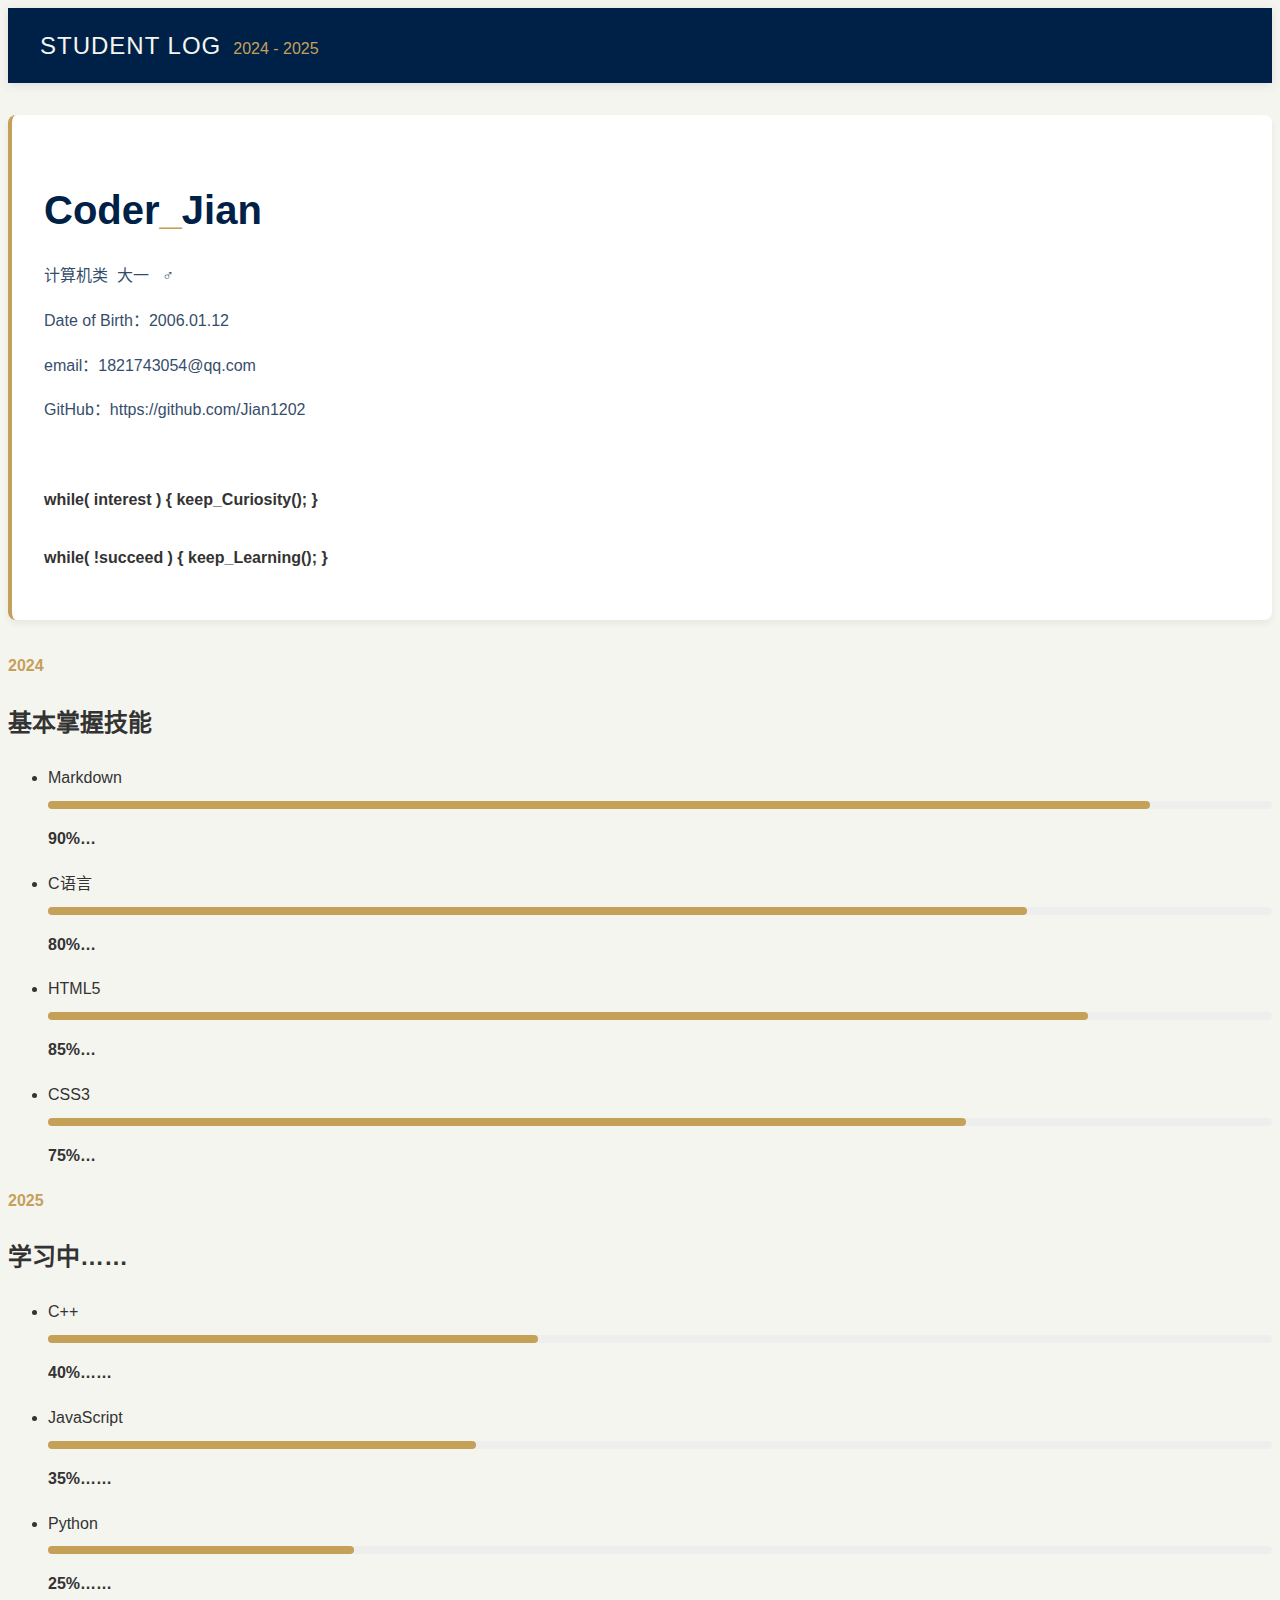
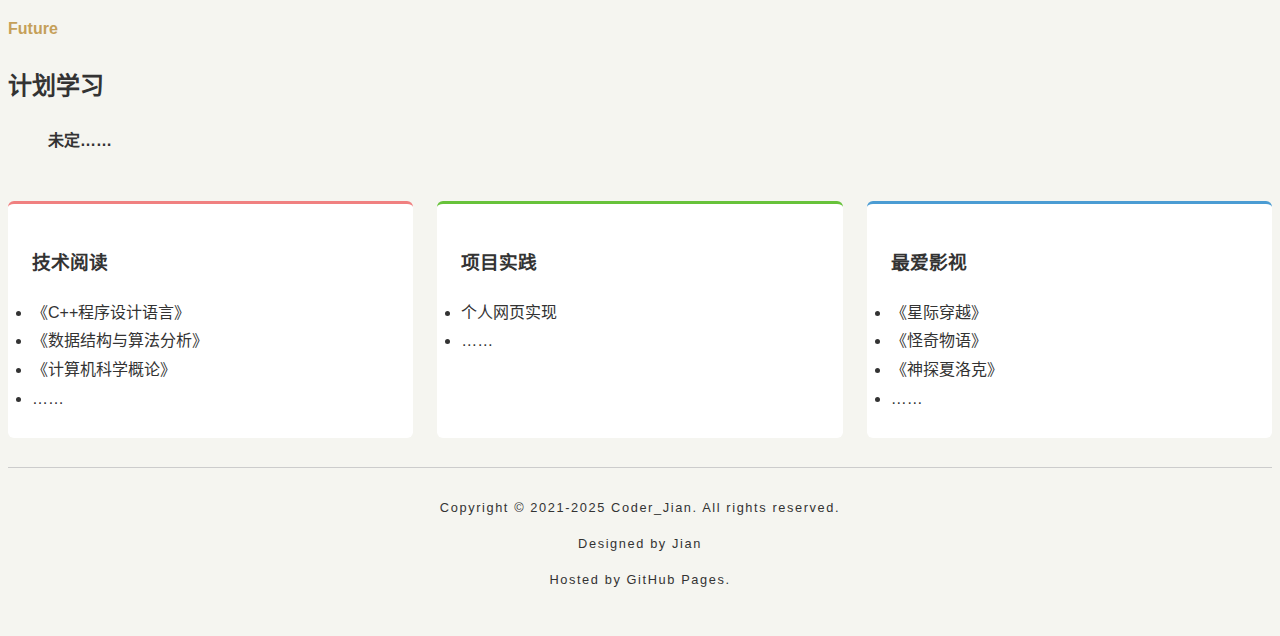
<file: docs/index.html>
<!DOCTYPE html>
<html lang="zh-CN">
<head>
    <meta charset="UTF-8">
    <meta name="viewport" content="width=device-width, initial-scale=1.0">
    <title>Student Log | Jian</title>
    <link rel="stylesheet" href="style.css">
    <script src="script.js"></script>
</head>
<body>
    <!-- 学术导航 -->
    <nav class="academic-nav">
        <div class="nav-logo">
            <span class="logo-text">STUDENT LOG</span>
            <span class="logo-year">2024 - 2025</span>
        </div>
    </nav>

    <!-- 主内容区 -->
    <main class="container">
        <!-- 身份卡 -->
        <section class="id-card">
            <div class="card-header">
                <h1>Coder<span class="accent">_</span>Jian</h1>
                <p class="subtitle">计算机类  &nbsp;大一 &nbsp;&nbsp;♂</p>
            </div>
            <div class="card-body">
                <div class="avatar">
                    <p class="subtitle">Date of Birth：2006.01.12</p>
                    <p class="subtitle">email：1821743054@qq.com</p>
                    <p class="subtitle">GitHub：https://github.com/Jian1202</p>
                </div>
                <br>
                <div class="motto">
                    <span class="quote-mark"></span>
                    <p>
                        <b>while( interest ) { keep_Curiosity(); }
                        <br></br>
                        while( !succeed ) { keep_Learning(); }</b>
                    </p>
                </div>
            </div>
        </section>

        <!-- 技能时间轴 -->
        <section class="timeline">
            <div class="timeline-node past">
                <div class="node-header">
                    <span class="node-year"><b>2024</b></span>
                    <h2>基本掌握技能</h2>
                </div>
                <ul class="skill-list">
                    <li>
                        <span class="skill-name">Markdown</span>
                        <div class="skill-bar" style="--progress: 90%;"></div>
                    <p><b>90%…</b></p>
                    </li>
                    <li>
                        <span class="skill-name">C语言</span>
                        <div class="skill-bar" style="--progress: 80%;"></div>
                        <p><b>80%…</b></p>
                    </li>
                    <li>
                        <span class="skill-name">HTML5</span>
                        <div class="skill-bar" style="--progress: 85%;"></div>
                        <p><b>85%…</b></p>
                    </li>
                    <li>
                        <span class="skill-name">CSS3</span>
                        <div class="skill-bar" style="--progress: 75%;"></div>
                        <p><b>75%…</b></p>
                    </li>
                    
                </ul>
            </div>

            <div class="timeline-node now">
                <div class="node-header">
                    <span class="node-year"><b>2025</b></span>
                    <h2>学习中……</h2>
                </div>
                <ul class="skill-list">
                    <li>
                        <span class="skill-name">C++</span>
                        <div class="skill-bar" style="--progress: 40%;"></div>
                        <p><b>40%……</b></p>
                    </li>
                    <li>
                        <span class="skill-name">JavaScript</span>
                        <div class="skill-bar" style="--progress: 35%;"></div>
                        <p><b>35%……</b></p>
                    </li>
                    <li>
                        <span class="skill-name">Python</span>
                        <div class="skill-bar" style="--progress: 25%;"></div>
                        <p><b>25%……</b></p>
                    </li>
                </ul>
            </div>

            <div class="timeline-node future">
                <span class="node-year"><b>Future</b></span>
                <h2>计划学习</h2>
                <ul class="skill-list">
                    <p><b>未定……</b></p>
                </ul>
            </div>
        </section>
        <br>
        <!-- 兴趣矩阵 -->
        <section class="interest-grid">
            <div class="interest-card book">
                <h3>技术阅读</h3>
                <li>《C++程序设计语言》</li>
                <li>《数据结构与算法分析》</li>
                <li>《计算机科学概论》</li>
                <li>……</li>
            </div>
            
            <div class="interest-card code">
                <h3>项目实践</h3>
                <li>个人网页实现</li>
                <li>……</li>

            </div>

            <div class="interest-card movie">
                <h3>最爱影视</h3>
                <li>《星际穿越》</li>
                <li>《怪奇物语》</li>
                <li>《神探夏洛克》</li>
                <li>……</li>
            </div>
        </section>
    </main>
    <br>
</body>
<footer class="footer">
    <p>Copyright © 2021-2025 Coder_Jian. All rights reserved.</p>
    <p>Designed by Jian</p>
    <p>Hosted by GitHub Pages.</p>
</footer>
</html>
</file>
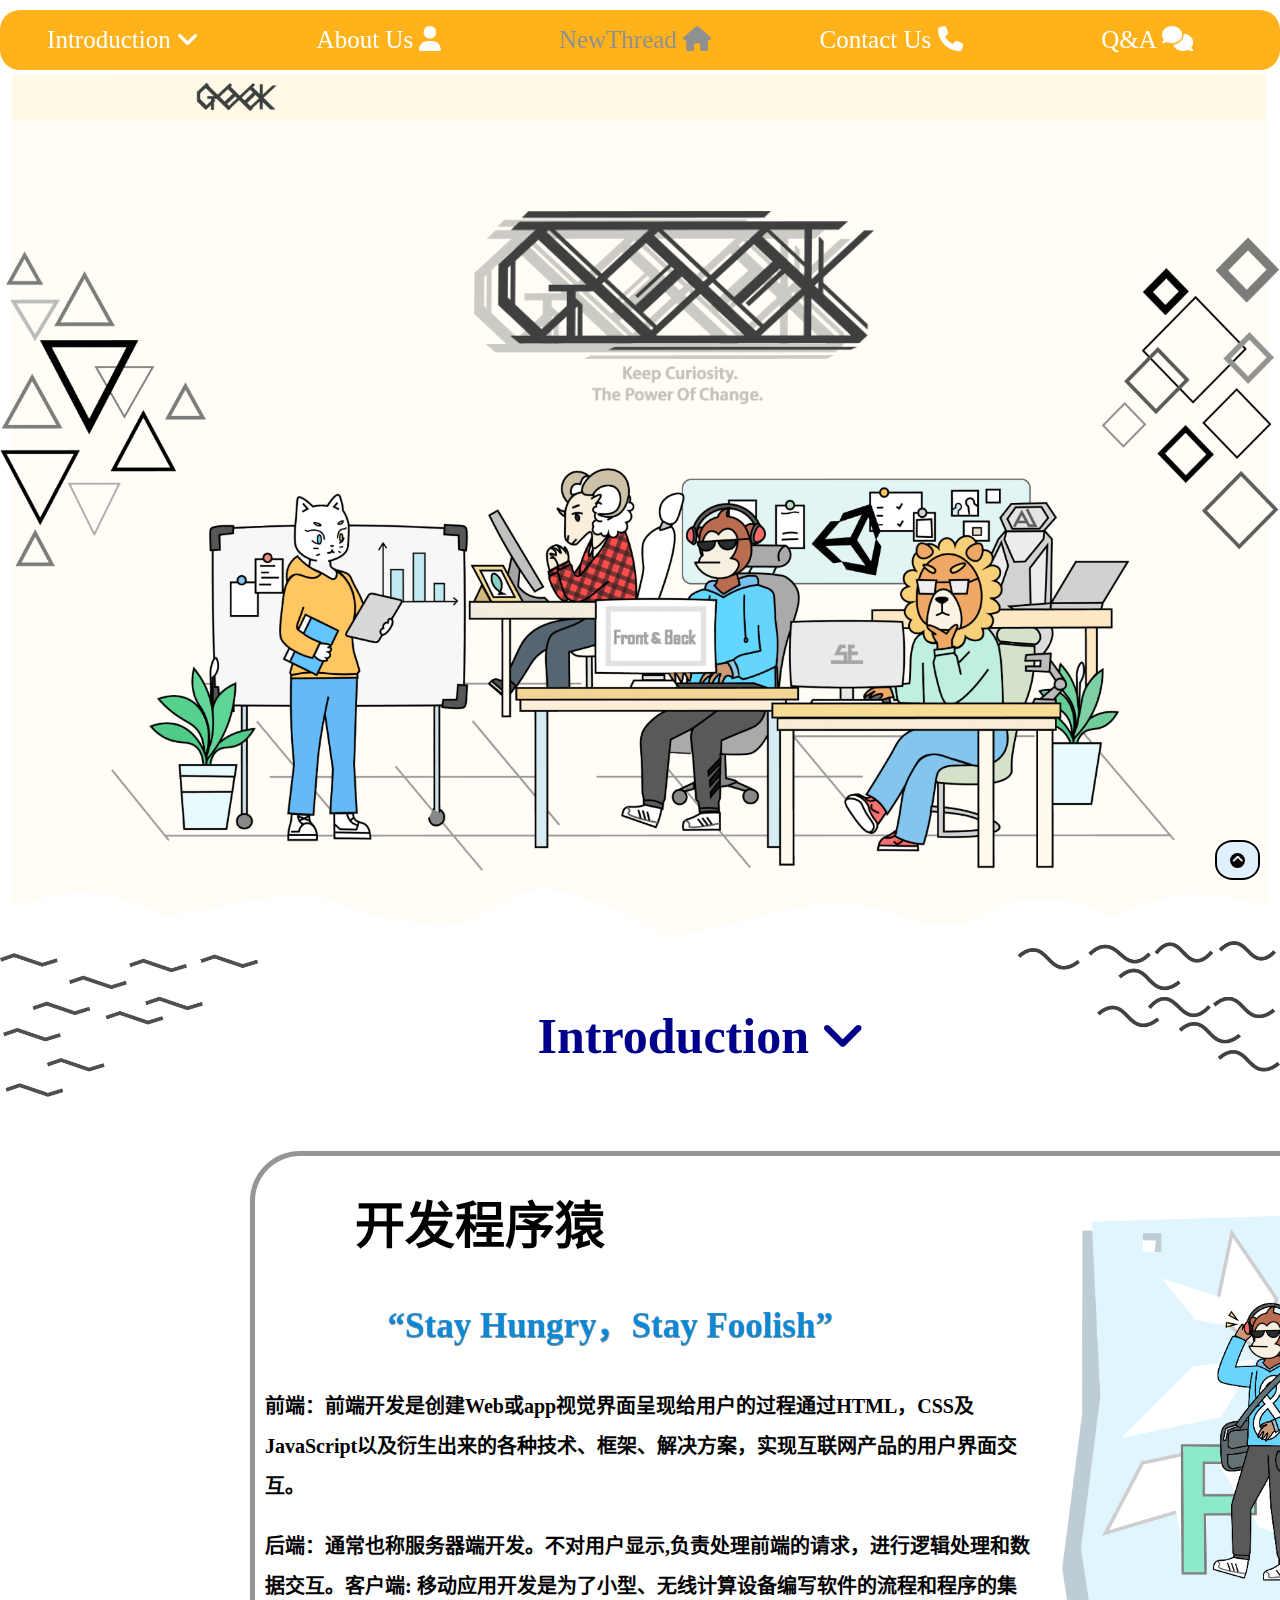
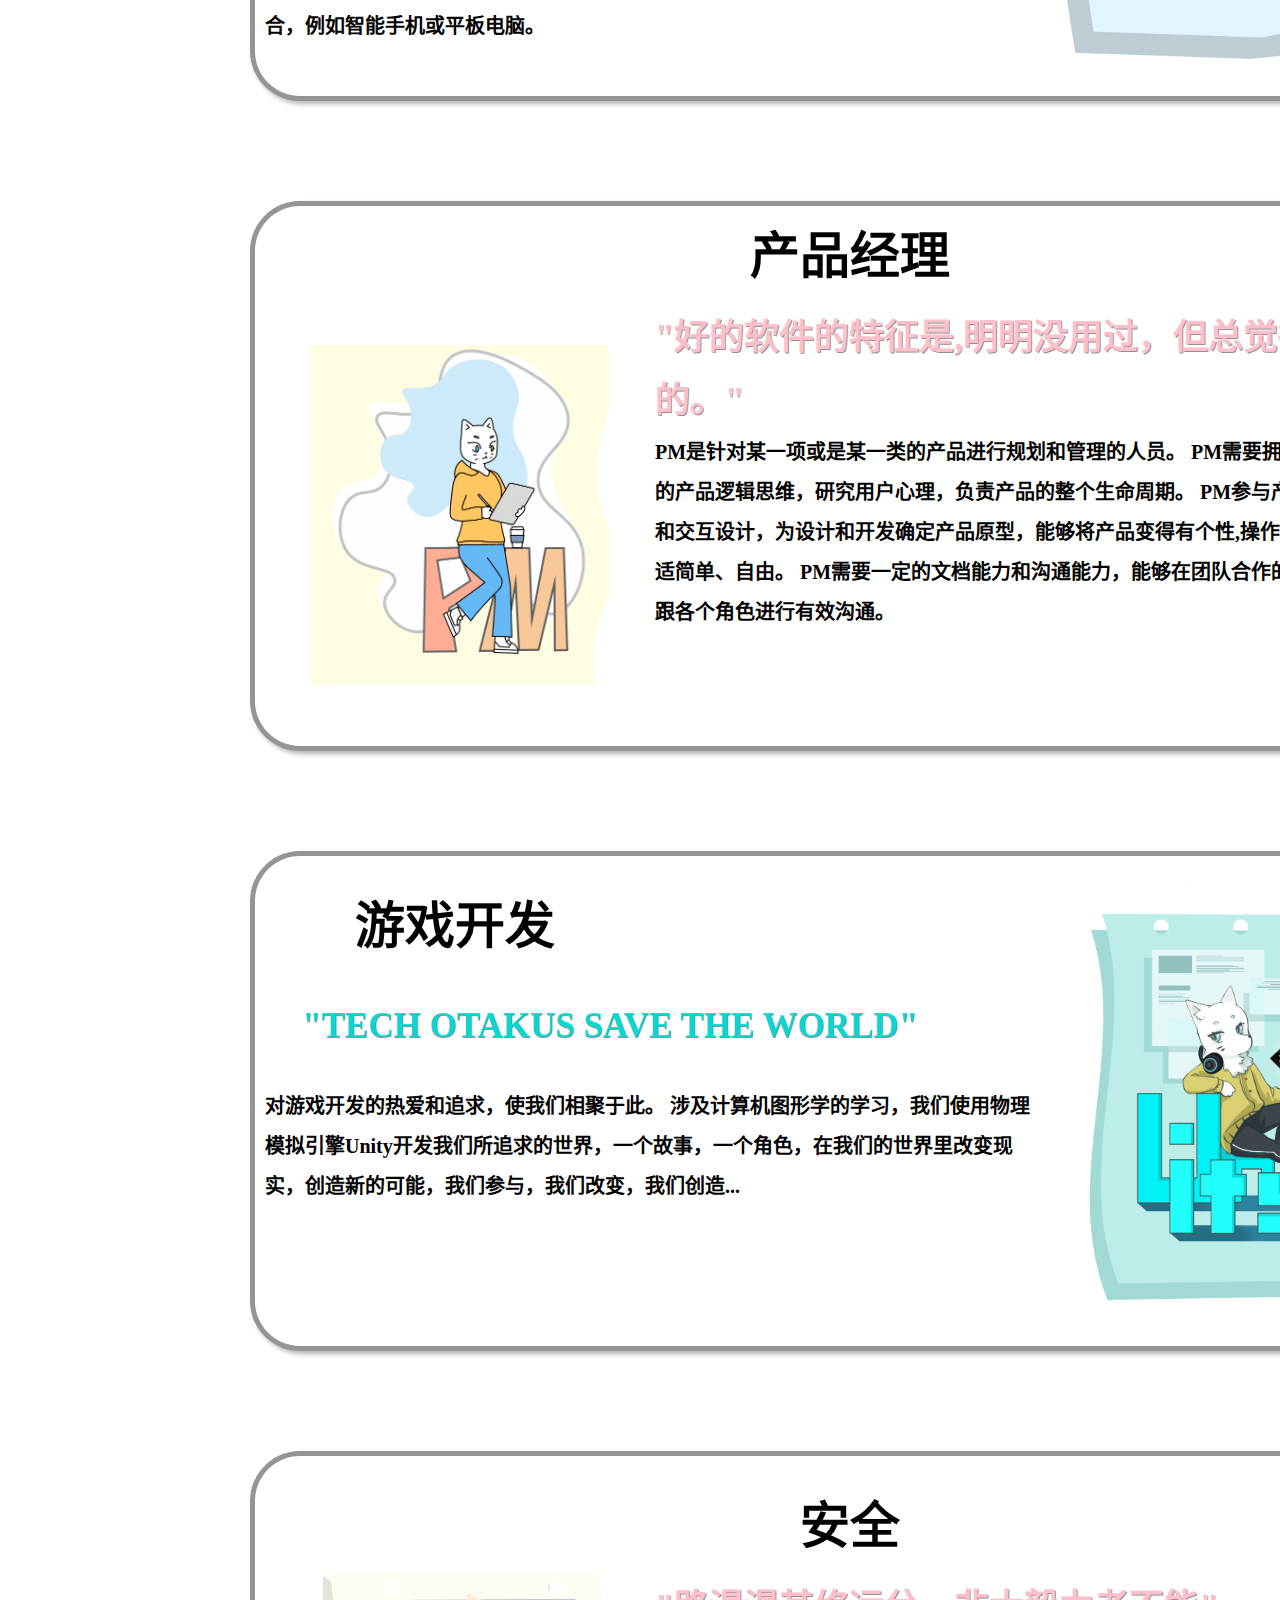
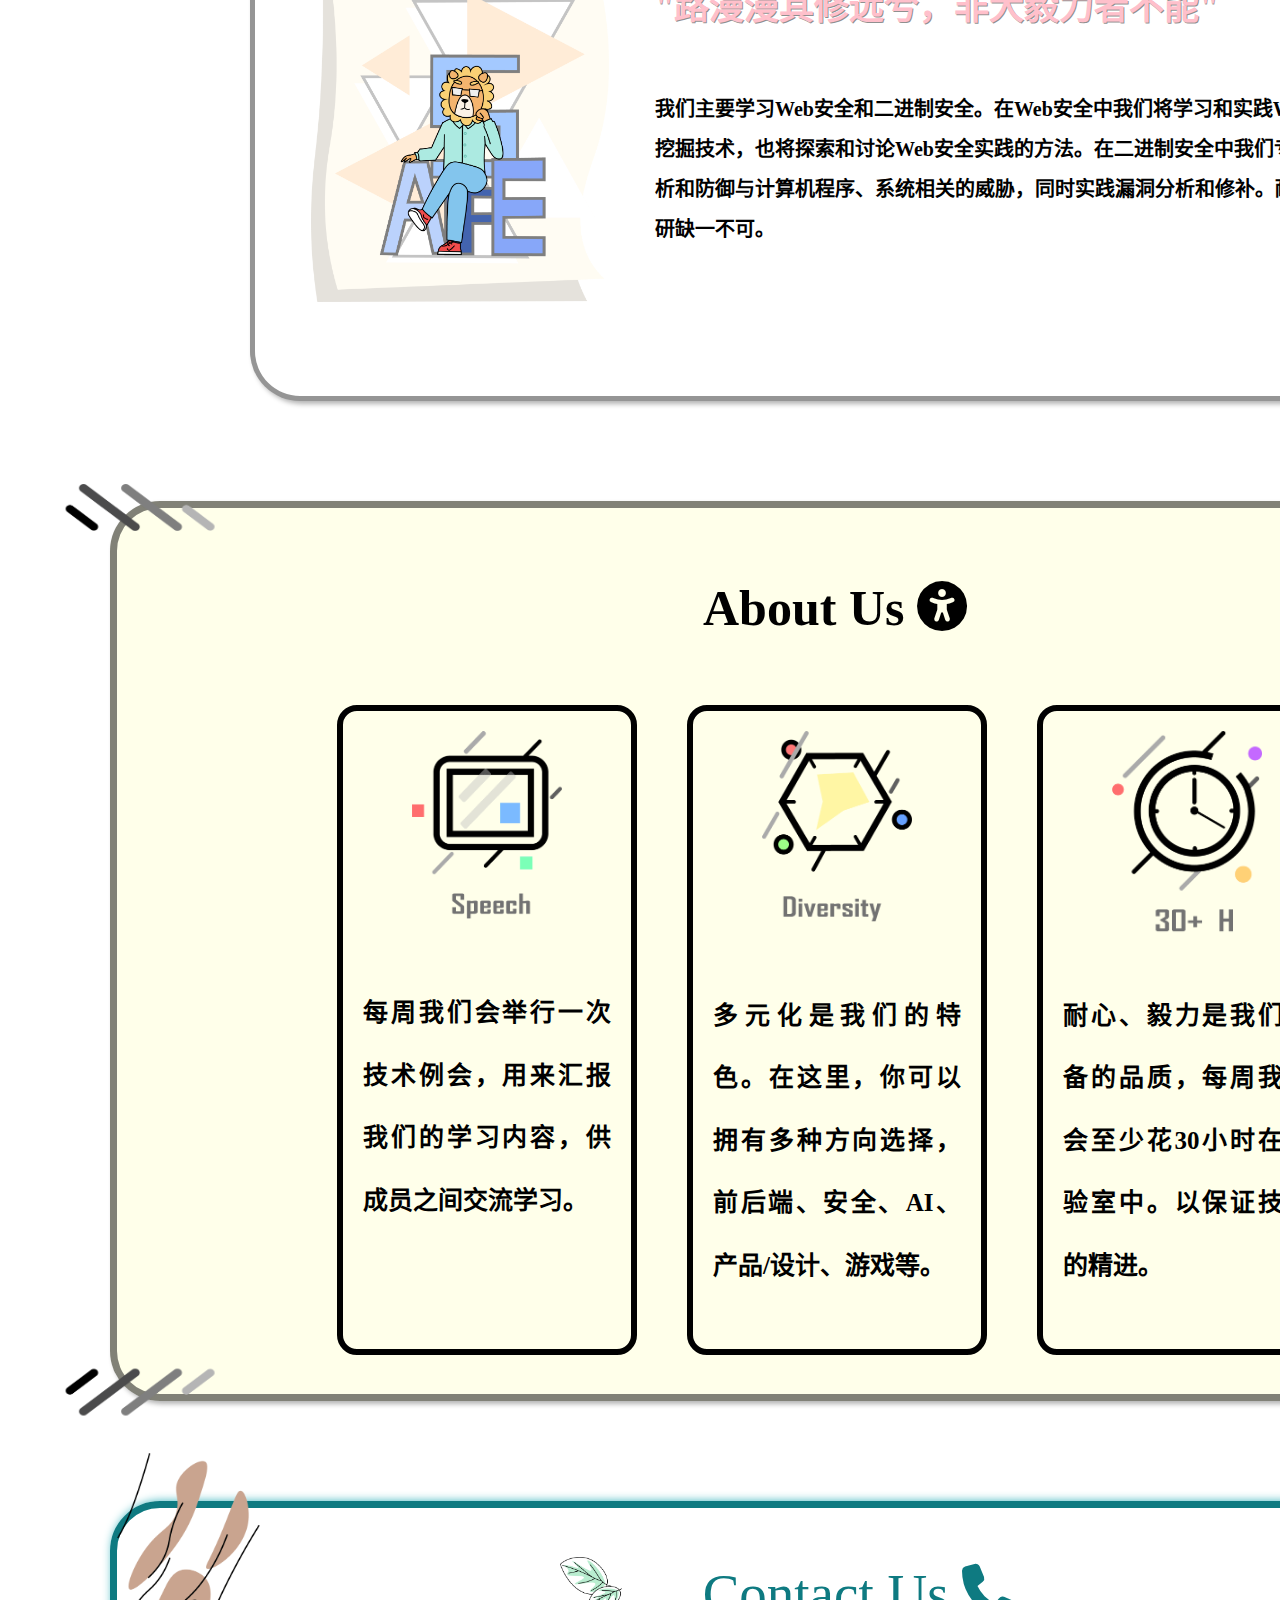
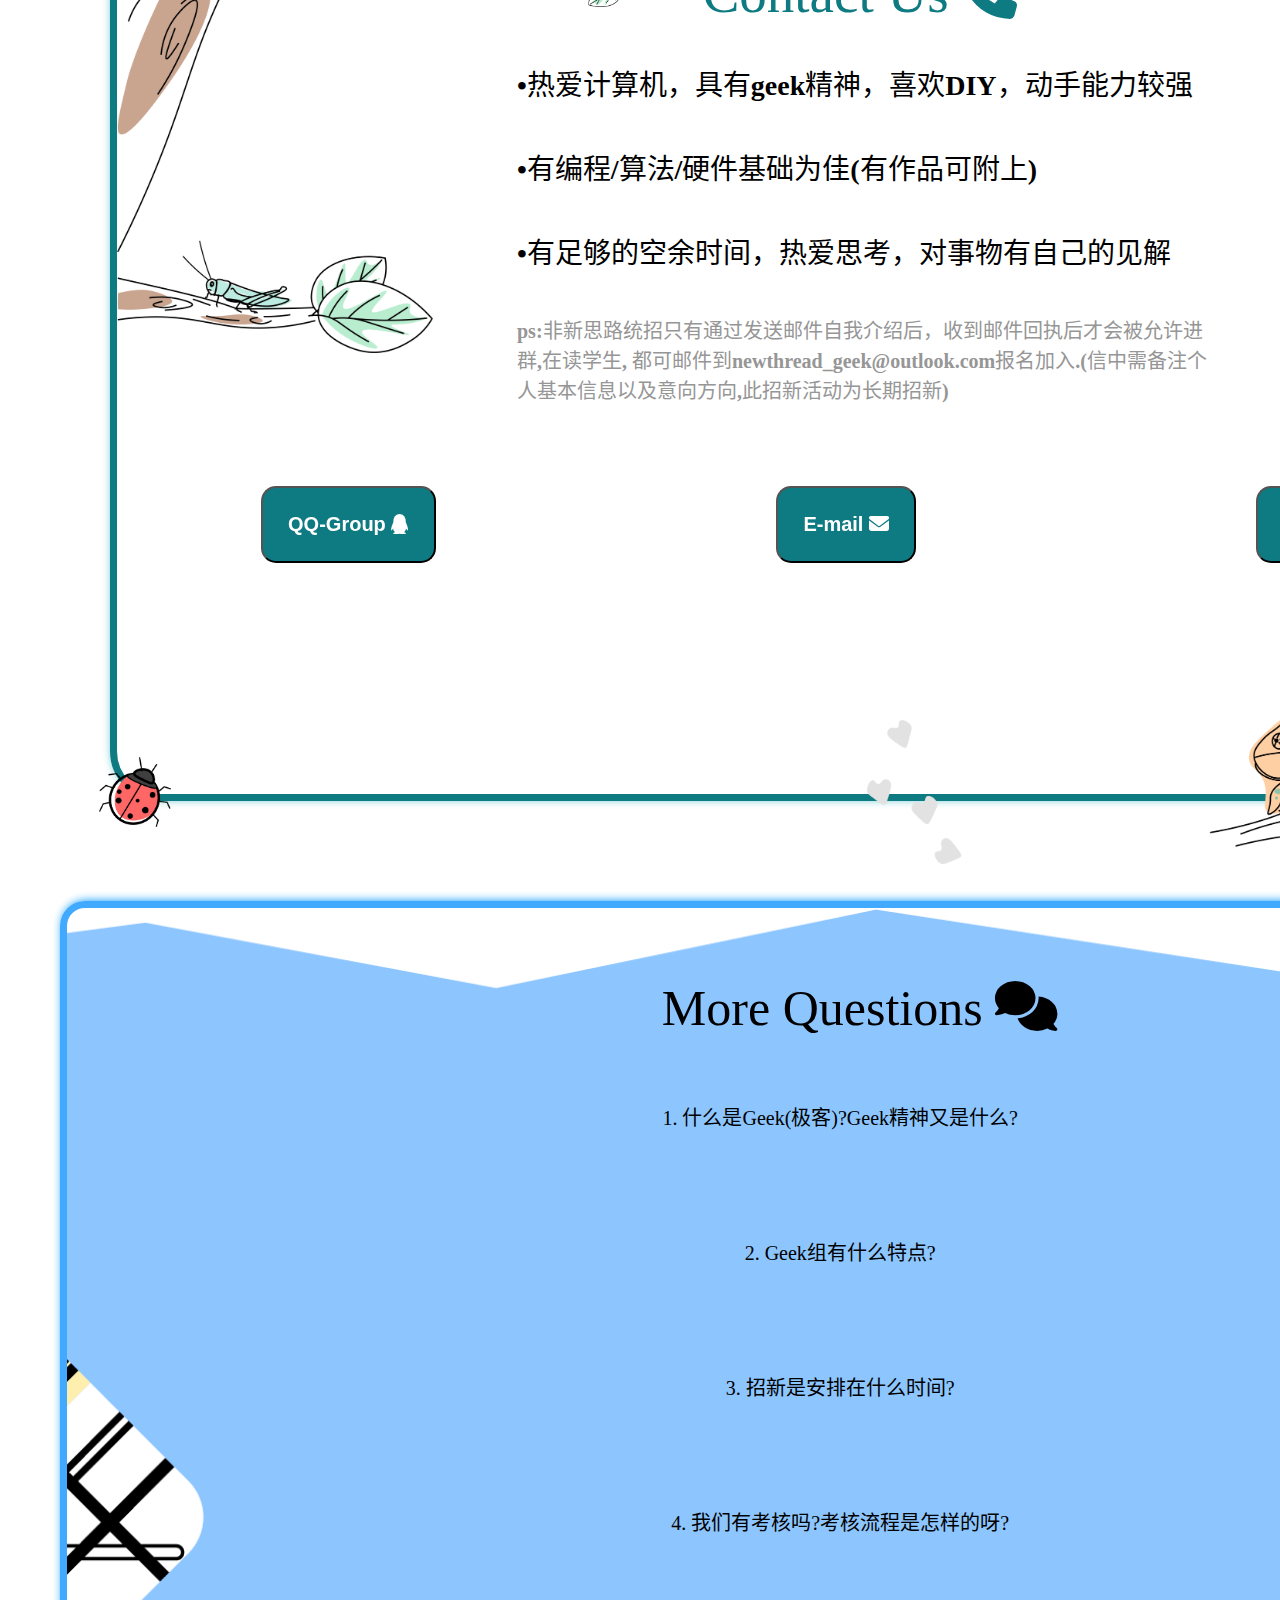
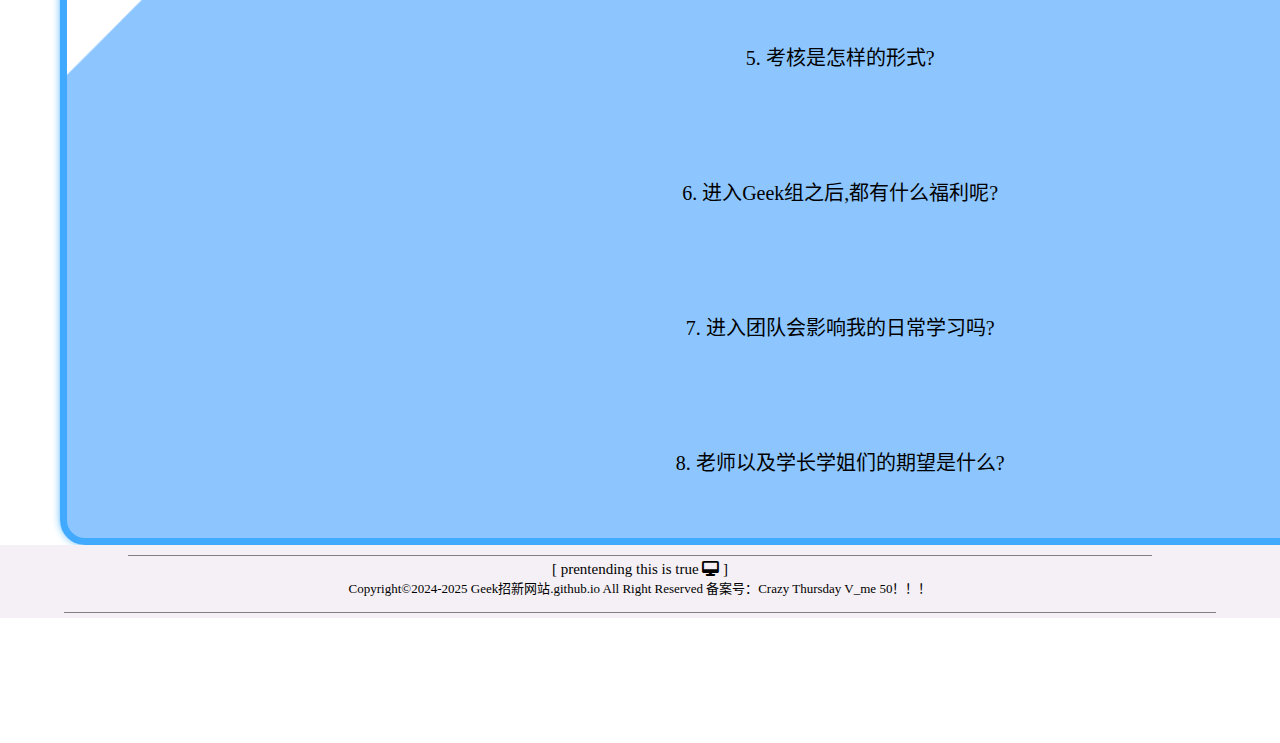
<file: 复刻网站/index.html>
<!DOCTYPE html>
<html lang="zh-CN"><!--设置网页语言为中文-->

<head>
    <meta charset="UTF-8"><!--设置字符编码-->
    <meta name="viewport" content="width=device-width, initial-scale=1.0"><!--设置视口-->
    <link rel="stylesheet" href="styles.css"><!--引入样式表-->
    <link rel="stylesheet" href="https://cdnjs.cloudflare.com/ajax/libs/font-awesome/6.4.0/css/all.min.css">
    <!--引入fontawesome字体库-->
    <link href="https://fonts.googleapis.com/css2?family=Open+Sans&display=swap" rel="stylesheet"><!--引入Google字体库-->
    <script src="script.js"></script><!--引入脚本文件-->
    <title>加入Geek 吧！！！</title><!--设置网页标题-->
</head>

<body>
    <!-- 导航栏部分 -->
    <nav class="nav">
        <ul>
            <li><a class="nav-intro" href="#introduction" data-toggle="qrcode-popup">Introduction <i class="fa fa-angle-down"></i></a></li>
            <li><a class="nav-about" href="#about-us">About Us <i class="fa fa-user"></i></a></li>
            <li><a class="nav-newthread" href="https://campus.new-thread.com/" target="_blank">NewThread <i class="fa fa-home"></i></a></li>
            <li><a class="nav-contact" href="#contact-us">Contact Us <i class="fa fa-phone"></i></a></li>
            <li><a class="nav-qa" href="#qa">Q&A <i class="fa fa-comments"></i></a></li>
        </ul>
    </nav>

    <!-- 顶部图片部分 -->
    <div class="首页-container">
        <a href="https://geek.measy.top/" target="_blank" title="Geek 吧小游戏！！！">
            <img src="image\decoration_Geek.png" class="decoration-geek-image zoomable-image_GEEK image-top" alt="decoration_Geek">
        </a>
        <img src="image\background_Homepage.png" class="image-bottom" alt="background_Homepage">

        <!-- 介绍部分 -->
        <div class="intro" id="introduction">
            <div>
                <img src="image\decoration_Transition.png" class="decoration_intro" alt="decoration_Transition">
                <h1 class="overlay-text intro_h1 ">Introduction <i class="fa fa-angle-down"></i></h1>
            </div>
            <div class="开发程序猿 zoomable-image_intro">
                <h1 class="intro_Programmer_h1">开发程序猿</h1>
                <h2 class="intro_Programmer_h2">“Stay Hungry，Stay Foolish”</h2>
                <p class="intro_Programmer_p">
                    前端：前端开发是创建Web或app视觉界面呈现给用户的过程通过HTML，CSS及JavaScript以及衍生出来的各种技术、框架、解决方案，实现互联网产品的用户界面交互。
                </p>
                <p class="intro_Programmer_p">后端：通常也称服务器端开发。不对用户显示,负责处理前端的请求，进行逻辑处理和数据交互。客户端:
                    移动应用开发是为了小型、无线计算设备编写软件的流程和程序的集合，例如智能手机或平板电脑。
                </p>
                <img src="image\Geek_Programmer.png" class="Geek_Programmer zoomable-image_GEEK_Programmer">
            </div>
            <div class="产品经理 zoomable-image_intro">
                <h1 class="intro_PM_h1">产品经理</h1>
                <h2 class="intro_PM_h2">"好的软件的特征是,明明没用过，但总觉得用过似的。"</h2>
                <p class="intro_PM_p">PM是针对某一项或是某一类的产品进行规划和管理的人员。 PM需要拥有缜密的产品逻辑思维，研究用户心理，负责产品的整个生命周期。
                    PM参与产品的UI和交互设计，为设计和开发确定产品原型，能够将产品变得有个性,操作变得舒适简单、自由。 PM需要一定的文档能力和沟通能力，能够在团队合作的过程中跟各个角色进行有效沟通。
                </p>
                <img src="image\Geek_PM.png" class="Geek_PM zoomable-image_GEEK_PM">
            </div>
            <div class="游戏开发 zoomable-image_intro">
                <h1 class="intro_Game_h1">游戏开发</h1>
                <h2 class="intro_Game_h2">"TECH OTAKUS SAVE THE WORLD"</h2>
                <p class="intro_Game_p">对游戏开发的热爱和追求，使我们相聚于此。
                    涉及计算机图形学的学习，我们使用物理模拟引擎Unity开发我们所追求的世界，一个故事，一个角色，在我们的世界里改变现实，创造新的可能，我们参与，我们改变，我们创造...
                </p>
                <img src="image\Geek_Game.png" class="Geek_Game zoomable-image_GEEK_Game">
            </div>
            <div class="安全 zoomable-image_intro">
                <h1 class="intro_Security_h1">安全</h1>
                <h2 class="intro_Security_h2">"路漫漫其修远兮，非大毅力者不能"</h2>
                <p class="intro_Security_p">
                    我们主要学习Web安全和二进制安全。在Web安全中我们将学习和实践Web漏洞挖掘技术，也将探索和讨论Web安全实践的方法。在二进制安全中我们专注于分析和防御与计算机程序、系统相关的威胁，同时实践漏洞分析和修补。耐心和钻研缺一不可。
                </p>
                <img src="image\Geek_security.png" class="Geek_Security zoomable-image_GEEK_Security">
            </div>
        </div>

        <div class="about-us-container" id="about-us">
            <div>
                <h1 class="about-us_h1">About Us <i class="fa fa-universal-access"></i></h1>
            </div>
            <div>
                <img src="image\decoration_Decoration.png" class="decoration_about-1">
            </div>
            <div>
                <img src="image\decoration_Decoration.png" class="decoration_about-2">
            </div>
            <div>
                <img src="image\decoration_Decoration.png" class="decoration_about-3">
            </div>
            <div>
                <img src="image\decoration_Decoration.png" class="decoration_about-4">
            </div>
            <div>
                <img src="image\decoration_Butterfly.png" title="保持好奇心！" class="decoration_about-5 zoomable-image-decoration_about-5">
            </div>
            <div class="about-us-content-speech zoomable-image-about-speech">
                <img src="image\about_Speech.png" class="about-us-content-img-speech">
                <p class="about-us-content-speech-text">每周我们会举行一次技术例会，用来汇报我们的学习内容，供成员之间交流学习。</p>
            </div>
            <div class="about-us-content-diversity zoomable-image-about-diversity">
                <img src="image\about_Diversity.png" class="about-us-content-img-diversity">
                <p class="about-us-content-diversity-text">多元化是我们的特色。在这里，你可以拥有多种方向选择，前后端、安全、AI、产品/设计、游戏等。</p>
            </div>
            <div class="about-us-content-time zoomable-image-about-time">
                <img src="image\about_Time.png" class="about-us-content-img-time">
                <p class="about-us-content-time-text">耐心、毅力是我们必备的品质，每周我们会至少花30小时在实验室中。以保证技术的精进。</p>
            </div>

        </div>
        <div class="contact-us-container" id="contact-us">
            <div>
                <img src="image\decoration_TreeWithSometing.png" class="decoration_contact-1">
            </div>
            <div>
                <img src="image\decoration_Tree.png" class="decoration_contact-2">
            </div>
            <div>
                <img src="image\decoration_Leaves.png" class="decoration_contact-3">
            </div>
            <div>
                <img src="image\decoration_Ladybug.png" class="decoration_contact-4">
            </div>
            <div>
                <img src="image\decoration_Chameleon.png" class="decoration_contact-5">
            </div>
            <div>
                <h1 class="contact-us_h1">Contact Us <i class="fa fa-phone"></i></h1>
                <p class="contact-us_p1">
                    •热爱计算机，具有geek精神，喜欢DIY，动手能力较强<br>
                    •有编程/算法/硬件基础为佳(有作品可附上)<br>
                    •有足够的空余时间，热爱思考，对事物有自己的见解
                </p>
                <p class="contact-us_p2">ps:非新思路统招只有通过发送邮件自我介绍后，收到邮件回执后才会被允许进群,在读学生,
                    都可邮件到newthread_geek@outlook.com报名加入.(信中需备注个人基本信息以及意向方向,此招新活动为长期招新)</p>
            </div>
            <div class="contact-methods">
                <button href="#" class="contact-link">QQ-Group <i class="fa-brands fa-qq"></i></button>
                <button href="javascript:;" class="contact-link" id="email-button">E-mail <i
                        class="fa fa-envelope"></i></button>
                <button href="https://www.bilibili.com/video/BV1SD4y1J7uY/?vd_source=7ab794f53d0994f7c93fa1abccbec5bd" target="_blank" class="contact-link">Github <i class="fa-brands fa fa-github"></i></button>
            </div>

            <div id="email-popup" class="contact-popup hidden">
                <div class="popup-content">
                    <p class="popup-text">Geek的邮箱已经复制到剪贴板了哦！</p>
                    <button id="close-popup" class="close-button">关闭</button>
                </div>
            </div>
        </div>
        <div class="qa-container" id="qa">
            <div>
                <h1 class="qa_h1">More Questions <i class="fa fa-comments"></i></h1>
                <div class="qa_list">

                    <ul class="qa_ul">
                        <li>
                            <a class="qa_a" href="javascript:;">1. 什么是Geek(极客)?Geek精神又是什么?</a>
                            <p class="answer">拥有好奇之心，改变之力，爱钻研，能折腾。</p>
                        </li>
                        <li>
                            <a class="qa_a" href="javascript:;">2. Geek组有什么特点?</a>
                            <p class="answer">
                                Geek组是一个较为年轻的小组,我们自由且有态度。Geek组成员一起参与比赛和项目让我们进一步了解彼此,一起探索技术背后的原理让我们为之兴奋,多元的发展让我们广开眼界。
                            </p>
                        </li>
                        <li>
                            <a class="qa_a" href="javascript:;">3. 招新是安排在什么时间?</a>
                            <p class="answer">
                                按照惯例,正式招新时间是在9月下旬~10月上旬,不过今年会有一些改动,笔试地点一般在9号教学楼。如果想要了解我们,可以加入我们的QQ群,招新具体的安排/变动会在招新群通知。
                            </p>
                        </li>
                        <li>
                            <a class="qa_a" href="javascript:;">4. 我们有考核吗?考核流程是怎样的呀?</a>
                            <p class="answer">
                                嗯...我们一共有一轮笔试和两轮面试。权衡技术、经验和学习能力，第一轮是一些视野性的题目，淘汰率并不高。第二轮单独面试，根据你的笔试提出技术相关的问题、兴趣爱好、个人看法。最后一轮群面，首先问及时间分配上的问题，其次也会向你提出各种有趣的问题。这一轮中许多题目其实并不难，也无标准答案，重在考察同学们在压力下的逻辑思维。全部通过成为预备成员啦。
                            </p>
                        </li>
                        <li>
                            <a class="qa_a" href="javascript:;">5. 考核是怎样的形式?</a>
                            <p class="answer">
                                在考核期间每人会拥有一位'长者'带你入门,学习技术与知,交流经验与想法。完成每周的新人任务后再进行一次考核筛选后就可以成为Geek组正式成员啦!在考核期必须满足每周30个小时在实验室哦,所以考核期也不可以懈怠哦！</p>
                        </li>
                        <li>
                            <a class="qa_a" href="javascript:;">6. 进入Geek组之后,都有什么福利呢?</a>
                            <p class="answer">
                                一对一的新人指引,每一个成员都有会一个mentor,带你初入门槛，与你一同成长，组内管理较宽松,在尊重其他人的前提下可以尽情发挥自己的个性。打破平淡,与同样疯狂的人把疯狂的idea实现,磨砺耐性、培养思维、成就梦想。Lab设备/网络资源充足，闲暇之余也有组织活动。更有许多的故事等你来听~
                            </p>
                        </li>
                        <li>
                            <a class="qa_a" href="javascript:;">7. 进入团队会影响我的日常学习吗?</a>
                            <p class="answer">
                                你要知道大学是一个可以自由安排自己学习生活的地方。如果你想在上课之余充实自己、激励自己，最好的方法就是和比自己更优秀的人在一起。团队不缺优秀的人，而我们也期待同样优秀的你，让我们一起前进！小组里也有不少保研,考研的前辈们,大部分都能找到一个平衡点, 而且团队的经历对你日后读研, 工作都大有裨益。
                            </p>
                        </li>
                        <li>
                            <a class="qa_a" href="javascript:;">8. 老师以及学长学姐们的期望是什么?</a>
                            <p class="answer">
                                我们希望你有很强的自学能力,同时关注新事物、新技术,喜欢挑战,逻辑性强,善于和各种文化的人合作。“每个人都可以做自己想做的事情,每个人的方向不一样。如果你想做产品或有不错的idea,那么就可以找志同道合的人一起合作。”
                            </p>
                        </li>
                    </ul>
                </div>
            </div>
        </div>

        <button id="backToTopButton">
            <i class="fa fa-angle-up"></i> <!-- 使用 Font Awesome 向上图标 -->
        </button>
        <button id="backToTopButton2">
            <i class="fa fa-rocket"></i> <!-- 使用 Font Awesome 火箭图标 -->
        </button>
        

        <footer class="footer">
            <div id="footer1">[ prentending this is true <i class="fa fa-desktop"></i> ]</div>
            <div id="footer2">Copyright©2024-2025 Geek招新网站.github.io All Right Reserved 备案号：Crazy Thursday V_me 50！！！
            </div>
        </footer>

</body>

</html>
</file>
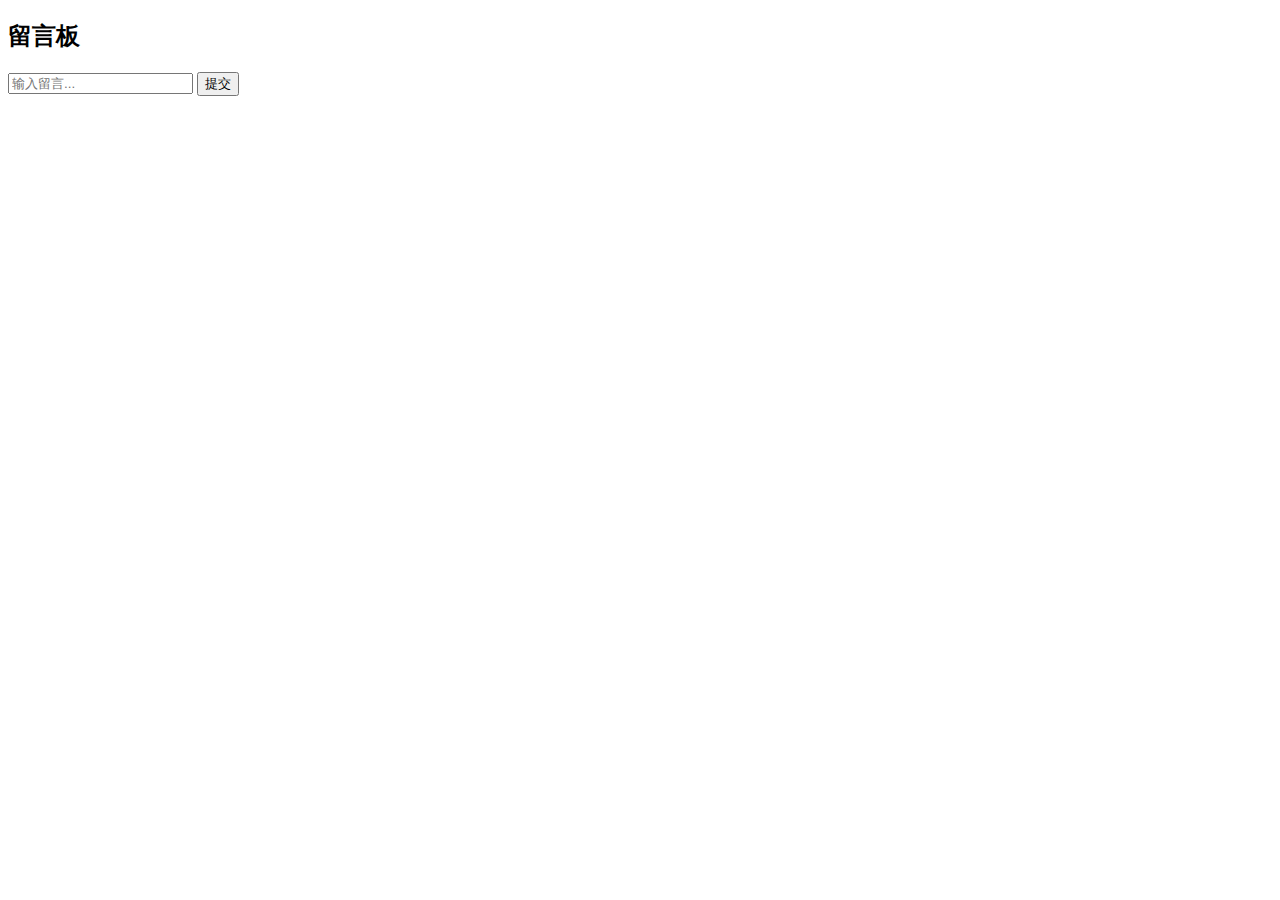
<file: 阶段二考核笔记/JS/纯JS小网站/留言板.html>
<!DOCTYPE html>
<html lang="zh">
<head>
  <meta charset="UTF-8">
  <title>留言板</title>
</head>
<body>
  <h2>留言板</h2>
  <input type="text" id="msgInput" placeholder="输入留言..." />
  <button id="submitBtn">提交</button>
  <ul id="msgList"></ul>

  <script>
    "use strict"; // 开启严格模式

    /*
    创建一个闭包函数，用于生成唯一的递增ID。
    每次调用返回的函数，ID都会加1。
    @returns {function(): number} 返回一个函数，该函数每次调用时都会返回一个递增的ID。
    */
    function createCounter() {
      let count = 0; // 私有变量，用于存储当前ID值
      return function () {
        return ++count; // 返回递增后的ID
      };
    }
    // 获取一个ID生成器函数
    const getMessageId = createCounter();

    // 获取DOM元素
    const input = document.getElementById("msgInput"); // 留言输入框
    const btn = document.getElementById("submitBtn"); // 提交按钮
    const ul = document.getElementById("msgList");     // 留言列表容器（无序列表）

    // 为提交按钮绑定点击事件监听器
    btn.addEventListener("click", function () {
      try {
        // 获取输入框内容，并去除首尾空格
        const content = input.value.trim();
        // 如果内容为空，抛出错误
        if (!content) throw new Error("留言不能为空！");
        
        // 创建留言对象
        const msgObj = {
          id: getMessageId(), // 调用ID生成器获取唯一ID
          text: content,      // 留言文本内容
          time: new Date().toLocaleTimeString() // 获取当前时间（本地时间格式）
        };

        // 将留言对象转换为JSON字符串。
        // 这步在这里主要是演示 JSON.stringify 和 JSON.parse 的用法，
        // 在实际应用中，如果只是在客户端展示，通常不需要这一步。
        const jsonStr = JSON.stringify(msgObj); 
        // 解析JSON字符串为留言对象。
        const parsedMsg = JSON.parse(jsonStr); 

        // 创建新的列表项（li元素）
        const li = document.createElement("li");
        // 设置列表项的文本内容，包含ID、留言文本和时间
        li.textContent = `[${parsedMsg.id}] ${parsedMsg.text} —— ${parsedMsg.time}`;
        // 将新创建的列表项添加到留言列表中
        ul.appendChild(li);

        input.value = ""; // 提交后清空输入框内容
      } catch (err) {
        // 捕获可能发生的错误，并弹窗显示错误信息
        alert("出错了：" + err.message);
      }
    });
  </script>
</body>
</html>
</file>
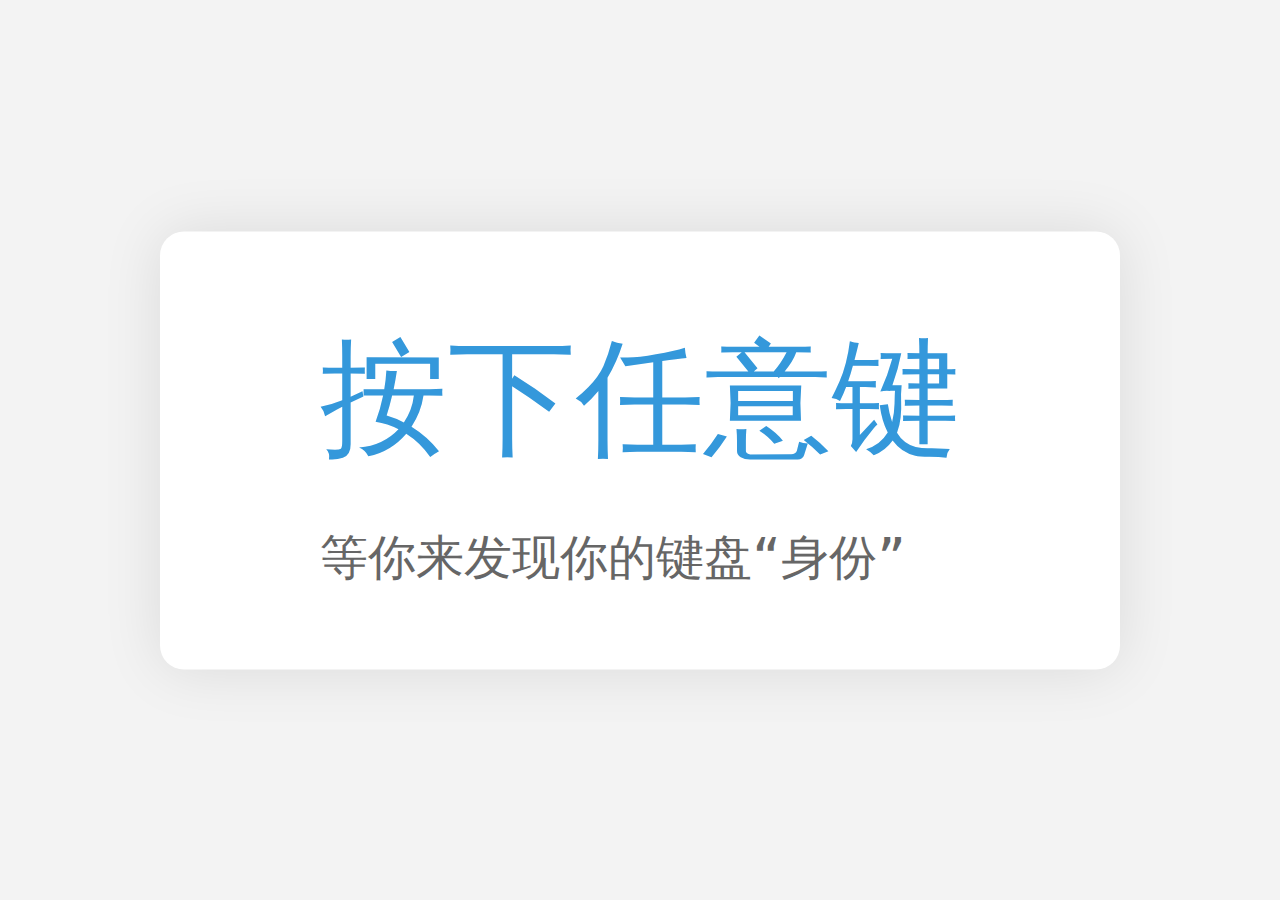
<file: 阶段二考核笔记/JS/防抖节流demo/键盘按键识别器.html>
<!DOCTYPE html>
<html lang="zh">
<head>
  <meta charset="UTF-8">
  <title>我是谁？键盘按键识别器</title>
  <style>
    body {
      font-family: monospace;
      display: flex;
      justify-content: center;
      align-items: center;
      height: 100vh;
      margin: 0;
      background: #f3f3f3;
    }
    .box {
      background: white;
      padding: 40px 80px;
      border-radius: 12px;
      box-shadow: 0 0 30px rgba(0,0,0,0.1);
      font-size: 24px;
      transform: scale(2);
      transform-origin: center;
    }
    .key {
      font-size: 64px;
      color: #3498db;
      margin-bottom: 20px;
    }
    .small {
      font-size: 24px;
      color: #666;
    }
  </style>
</head>
<body>

  <div class="box" id="output">
    <div class="key">按下任意键</div>
    <div class="small">等你来发现你的键盘“身份”</div>
  </div>

  <script>
    "use strict";

    /*
    防抖函数：限制一个函数在指定时间内只能执行一次。
    适用于高频触发的事件，如输入、窗口调整大小。
    @param {Function} fn - 需要防抖的函数。
    @param {number} delay - 延迟时间（毫秒）。
    */
    function debounce(fn, delay) {
      let timer;
      return function (...args) {
        clearTimeout(timer);
        timer = setTimeout(() => fn.apply(this, args), delay);
      };
    }

    /*
    根据按键值判断按键类型。
    @param {string} key - 键盘事件对象的 key 属性值。
    @returns {string} 返回按键的类型描述。
    */
    function getKeyType(key) {
      if (/^[a-zA-Z]$/.test(key)) return "英文字母";
      if (/^[0-9]$/.test(key)) return "数字";
      if (/^\s$/.test(key)) return "空格";
      if (["Enter", "Shift", "Control", "Alt", "Escape"].includes(key)) return "控制键";
      return "其他符号/功能键";
    }

    const output = document.getElementById("output");

    /*
    显示按键信息的函数。
    @param {KeyboardEvent} e - 键盘事件对象。
    */
    function displayKeyInfo(e) {
      const key = e.key;
      const code = e.keyCode; // 注意：keyCode 已废弃，推荐使用 e.code 或 e.key
      const type = getKeyType(key);
      const time = new Date().toLocaleTimeString();

      output.innerHTML = `
        <div class="key">你按下了：${key === ' ' ? 'Space' : key}</div>
        <div class="small">键值代码：${code}</div>
        <div class="small">类型：${type}</div>
        <div class="small">时间：${time}</div>
      `;

      output.style.borderColor = "#2ecc71";
    }

    // 监听键盘按下事件，并使用防抖处理，避免频繁更新
    window.addEventListener("keydown", debounce(displayKeyInfo, 300));
  </script>
</body>
</html>
</file>
<file: docs/style.css>
/* 学术风配色 */
/* 定义根元素的自定义属性，用于存储颜色值，方便后续使用 */
:root {
    /* 定义牛津蓝颜色变量，用于背景、标题等，营造学术氛围 */
    --oxford-blue: #002147;
    /* 定义金箔色变量，用于强调部分，如进度条、特定文本 */
    --gold-leaf: #C5A059;
    /* 定义羊皮纸色变量，作为页面背景色，给人柔和、学术的感觉 */
    --parchment: #F5F5F0;
    /* 定义墨黑色变量，作为页面的主要文本颜色 */
    --ink-black: #333333;
}

/* 设置页面主体的样式 */
body {
    /* 使用羊皮纸色作为背景颜色 */
    background: var(--parchment);
    /* 使用墨黑色作为文本颜色 */
    color: var(--ink-black);
    /* 设置字体，优先使用 'Helvetica Neue'，如果不可用则使用 'Noto Sans SC'，最后使用通用的 sans-serif 字体 */
    font-family: 'Helvetica Neue', 'Noto Sans SC', sans-serif;
    /* 设置行高为 1.8，使文本更易读 */
    line-height: 1.8;
}

/* 导航栏样式 */
.academic-nav {
    /* 使用牛津蓝作为导航栏的背景颜色 */
    background: var(--oxford-blue);
    /* 设置导航栏的内边距，上下为 1rem，左右为 2rem */
    padding: 1rem 2rem;
    /* 添加阴影效果，使导航栏有立体感 */
    box-shadow: 0 2px 10px rgba(0,33,71,0.1);
}

/* 导航栏 logo 容器样式 */
.nav-logo {
    /* 使用 flex 布局，使子元素水平排列 */
    display: flex;
    /* 使子元素在交叉轴上与基线对齐 */
    align-items: baseline;
    /* 设置子元素之间的间距为 0.75rem */
    gap: 0.75rem;
}

/* 导航栏 logo 文本样式 */
.logo-text {
    /* 使用羊皮纸色作为文本颜色 */
    color: var(--parchment);
    /* 设置字体大小为 1.5rem */
    font-size: 1.5rem;
    /* 设置字母间距为 1px，使文本更舒展 */
    letter-spacing: 1px;
}

/* 导航栏 logo 年份样式 */
.logo-year ,.node-year {
    /* 使用金箔色作为文本颜色 */
    color: var(--gold-leaf);
    /* 启用数字的表格对齐特性，使数字排版更整齐 */
    font-feature-settings: "tnum";
}

/* 身份卡样式 */
.id-card {
    /* 使用白色作为背景颜色 */
    background: white;
    /* 设置圆角半径为 8px，使卡片边角更圆润 */
    border-radius: 8px;
    /* 设置卡片的内边距为 2rem */
    padding: 2rem;
    /* 设置卡片的上下外边距为 2rem，左右外边距为 0 */
    margin: 2rem 0;
    /* 添加阴影效果，使卡片有立体感 */
    box-shadow: 0 4px 6px rgba(0,0,0,0.05);
    /* 在卡片左侧添加 4px 宽的金箔色边框，起到强调作用 */
    border-left: 4px solid var(--gold-leaf);
}

/* 身份卡头部标题样式 */
.card-header h1 {
    /* 设置字体大小为 2.5rem */
    font-size: 2.5rem;
    /* 使用牛津蓝作为文本颜色 */
    color: var(--oxford-blue);
    /* 设置标题的下外边距为 0.5rem */
    margin-bottom: 0.5rem;
}

/* 强调文本样式 */
.accent {
    /* 使用金箔色作为文本颜色 */
    color: var(--gold-leaf);
}

/* 副标题样式 */
.subtitle {
    /* 使用牛津蓝作为文本颜色 */
    color: var(--oxford-blue);
    /* 设置文本透明度为 0.8，使副标题颜色稍淡 */
    opacity: 0.8;
}

/* 技能进度条样式 */
.skill-bar {
    /* 设置进度条的高度为 8px */
    height: 8px;
    /* 使用浅灰色作为进度条的背景颜色 */
    background: #eee;
    /* 设置圆角半径为 4px，使进度条边角更圆润 */
    border-radius: 4px;
    /* 设置进度条的上下外边距为 0.5rem，左右外边距为 0 */
    margin: 0.5rem 0;
    /* 设置为相对定位，为伪元素的绝对定位提供参考 */
    position: relative;
}

/* 技能进度条的伪元素，用于显示进度 */
.skill-bar::after {
    /* 伪元素的内容为空 */
    content: '';
    /* 设置为绝对定位，相对于父元素 .skill-bar 定位 */
    position: absolute;
    /* 距离父元素左侧为 0 */
    left: 0;
    /* 距离父元素顶部为 0 */
    top: 0;
    /* 高度与父元素相同 */
    height: 100%;
    /* 宽度由自定义属性 --progress 控制，用于显示进度 */
    width: var(--progress);
    /* 使用金箔色作为进度条的颜色 */
    background: var(--gold-leaf);
    /* 设置圆角半径为 4px，使进度条边角更圆润 */
    border-radius: 4px;
    /* 添加过渡效果，使进度条宽度变化更平滑，过渡时间为 0.5s，过渡方式为 ease */
    transition: width 0.5s ease;
}

/* 兴趣网格样式 */
.interest-grid {
    /* 使用网格布局 */
    display: grid;
    /* 设置网格项之间的间距为 1.5rem */
    gap: 1.5rem;
    /* 设置网格列的布局方式，自动适应宽度，最小宽度为 250px，最大宽度为 1fr */
    grid-template-columns: repeat(auto-fit, minmax(250px, 1fr));
}

/* 兴趣卡片样式 */
.interest-card {
    /* 设置卡片的内边距为 1.5rem */
    padding: 1.5rem;
    /* 设置圆角半径为 6px，使卡片边角更圆润 */
    border-radius: 6px;
    /* 使用白色作为背景颜色 */
    background: white;
    /* 添加过渡效果，使卡片在鼠标悬停时的变换更平滑，过渡时间为 0.3s，过渡方式为 ease */
    transition: transform 0.3s ease;
}

/* 兴趣卡片鼠标悬停样式 */
.interest-card:hover {
    /* 鼠标悬停时，卡片向上移动 5px，产生动态效果 */
    transform: translateY(-5px);
}

/* 书籍类兴趣卡片样式，在卡片顶部添加 3px 宽的红色边框 */
.book { border-top: 3px solid #F08080; }
/* 代码类兴趣卡片样式，在卡片顶部添加 3px 宽的绿色边框 */
.code { border-top: 3px solid #67C23A; }
/* 代码类兴趣卡片样式，在卡片顶部添加 3px 宽的蓝色边框 */
.movie { border-top: 3px solid #4B9CD3; }

.footer {
    /* 使用墨黑色作为文本颜色 */
    color: var(--ink-black);
    /* 设置字体大小为 0.8rem */
    font-size: 0.8rem;
    /* 设置字母间距为 0.1rem，使文本更紧凑 */
    letter-spacing: 0.1rem;
    /* 设置底部的内边距为 1rem */
    padding: 1rem;
    /* 设置底部的底部外边距为 1rem */
    margin-bottom: 1rem;
    /* 设置底部的边框线条为 1px 宽，灰色 */
    border-top: 1px solid #ccc;
    /* 设置底部的文本居中 */
    text-align: center;
}

/* 响应式优化，当屏幕宽度小于等于 768px 时应用以下样式 */
@media (max-width: 768px) {
    /* 身份卡样式调整 */
    .id-card {
        /* 减小身份卡的内边距为 1.5rem */
        padding: 1.5rem;
    }
    
    /* 身份卡头部标题样式调整 */
    .card-header h1 {
        /* 减小标题的字体大小为 2rem */
        font-size: 2rem;
    }
}
</file>
<file: 复刻网站/styles.css>
/* CSS全局样式 */
* {
    box-sizing: border-box;
    /* 使用border-box模型，简化宽高计算 */
    padding: 0;
    /* 清除所有元素的内边距 */
    margin: 0;
    /* 清除所有元素的外边距 */
}

a {
    text-decoration: none;
    /* 去掉超链接的默认下划线 */
}

html {
    scroll-behavior: smooth;
}


/* 导航栏样式 */
.nav {
    position: fixed;
    /* 固定导航栏的位置，确保在滚动时始终可见 */
    width: 100%;
    /* 设置宽度为100%，使导航栏横跨整个窗口 */
    top: 10px;
    /* 距离顶部10px，提供必要的顶部空间 */
    height: 60px;
    /* 设置导航栏的高度为60px */
    background-color: rgb(255, 170, 0, 0.9);
    /* 设置背景颜色为半透明橙色 */
    list-style-type: none;
    /* 去掉默认的列表项目样式 */
    margin: 0;
    /* 设置外边距为0，避免默认外边距影响布局 */
    padding: 0;
    /* 设置内边距为0，清除任何内边距 */
    padding-top: 7px;
    /* 设置上内边距为7px，确保内容不贴边 */
    border-radius: 20px;
    /* 设置导航栏的圆角半径为20px，增加美观 */
    z-index: 999;
    /* 设置层级，使导航栏处于最上层，防止被其他元素遮挡 */
}

/* 导航链接颜色设置 */
.nav-intro,
.nav-about,
.nav-contact,
.nav-qa {
    color: white;
    /* 设置这些导航链接的文本颜色为白色，以提高可读性 */
}

.nav-newthread {
    color: #909090;
    /* 设置"NewThread"链接的文本颜色为灰色，与其他链接形成对比 */
}

/* 导航栏列表样式 */
.nav ul {
    display: flex;
    /* 使用flex布局，使导航项在同一行显示 */
    justify-content: space-around;
    /* 平均分布导航项之间的空间，确保平衡美观 */
    padding: 0;
    /* 清除ul的内边距，保持布局整洁 */
}

/* 每个导航项的基本样式 */
.nav ul li {
    list-style: none outside;
    /* 去掉默认列表样式，使自定义样式生效 */
    display: inline-block;
    /* 使列表项为inline-block，以便设置大小 */
    padding-left: 0;
    /* 设置左内边距为0，避免影响排列 */
    flex: 1;
    /* 使每个列表项平分父元素的空间 */
}

/* 链接样式设置 */
nav ul li a {
    display: block;
    /* 使链接为块级元素，便于控制高度和宽度 */
    text-align: center;
    /* 文本居中对齐，使链接文本看起来更整齐 */
    line-height: 25px;
    /* 设置行高为25px，使文本垂直居中 */
    text-decoration: none;
    /* 去掉链接的下划线，提升美观性 */
    font-size: 25px;
    /* 设置字体大小为25px，以提高可读性 */
}

/* 导航项的内边距设置 */
.nav li {
    padding: 10px;
    /* 每个导航项的内边距设置为10px，提供适当的点击区域 */
}

/* 所有链接的全局样式设置 */
.nav a {
    text-decoration: none;
    /* 去掉链接下划线，保持视觉整洁 */
}

/* 鼠标悬停导航链接样式 */
.nav a:hover {
    color: #909090;
    /* 悬停时链接文本颜色变为灰色 */
    padding-top: 17px;
    /* 悬停时增加上内边距，使链接位置上移 */
    background-color: rgba(255, 145, 80, 0.7);
    /* 悬停时背景颜色变为橙色 */
    border-radius: 15px;
    /* 悬停时添加圆角效果，提升视觉效果 */
    width: 100%;
    /* 宽度扩展为100%以覆盖整个列表项 */
    margin-top: -17px;
    /* 向上移动17px，增强悬停效果 */
    height: 60px;
    /* 高度保持为60px，与导航栏一致 */
    transition: transform;
    /* 添加过渡效果，使动画更平滑 */
    transform: scale(1.1);
    /* 放大10%，增强视觉效果 */
}



/* 图片容器样式 */
.首页-container {
    position: relative;
    /* 相对定位，便于子元素使用绝对定位 */
    height: 800px;
    /* 容器高度设置为800px */
    width: 100%;
    /* 容器宽度设置为100% */
    padding-top: 0%;
    /* 上内边距设置为0 */
    margin-top: -125px;
    /* 向上移动125px，增强视觉效果 */
}

/* 上层图片样式 */
.image-top {
    position: relative;
    /* 相对定位，保持图片在正常文档流中 */
    top: 42%;
    /* 上移42%，调整位置 */
    left: 37%;
    /* 左移37%，调整位置 */
    transform: translate(0%, 0%);
    /* 不进行位移 */
    width: 400px;
    /* 设置宽度为400px */
    height: 194px;
    /* 设置高度为194px */
    z-index: 1;
    /* 确保上层图片显示在其他元素之上 */
}

/* 下层图片样式 */
.image-bottom {
    position: relative;
    /* 相对定位，确定在文档流的位置 */
    top: 0%;
    /* 保持在顶部位置 */
    width: 100%;
    /* 宽度设置为100% */
    height: auto;
    /* 高度自动，保持纵横比 */
    z-index: 0;
    /* 设置为下层，确保被上层图片遮挡时不影响视觉 */
}

/* 可缩放图片样式 */
.zoomable-image_GEEK,
.zoomable-image_GEEK_Programmer,
.zoomable-image_GEEK_PM,
.zoomable-image_GEEK_Game,
.zoomable-image_GEEK_Security,
.zoomable-image_intro,
.zoomable-image-about-speech,
.zoomable-image-about-diversity,
.zoomable-image-about-time,
.zoomable-image-decoration_about-5 {
    transition: transform 0.8s ease;
    /* 添加平滑缩放效果，持续时间为0.8秒 */
}

/* 鼠标悬停可缩放图片的效果 */
.zoomable-image_GEEK:hover {
    cursor: pointer;
    /* 鼠标悬停时显示手型 */
    transform: scale(1.7);
    /* 悬停时放大图片到1.7倍 */
}

.zoomable-image_GEEK_Programmer:hover {
    transform: rotate(-18deg);
    /* 悬停时将图片逆时针旋转18度 */
}

.zoomable-image_GEEK_PM:hover {
    transform: rotate(18deg);
    /* 悬停时将图片顺时针旋转18度 */
}

.zoomable-image_GEEK_Game:hover {
    transform: rotate(-18deg);
    /* 悬停时将图片逆时针旋转18度 */
}

.zoomable-image_GEEK_Security:hover {
    transform: rotate(18deg);
    /* 悬停时将图片顺时针旋转18度 */
}

.zoomable-image_intro:hover {
    transform: scale(1.1);
    /* 悬停时放大图片到1.1倍 */
}

.zoomable-image-about-speech:hover {
    cursor: pointer;
    /* 鼠标悬停时显示手型 */
    transform: scale(1.1);
    /* 悬停时放大图片到1.1倍 */
}

.zoomable-image-about-diversity:hover {
    cursor: pointer;
    /* 鼠标悬停时显示手型 */
    transform: scale(1.1);
    /* 悬停时放大图片到1.1倍 */
}

.zoomable-image-about-time:hover {
    cursor: pointer;
    /* 鼠标悬停时显示手型 */
    transform: scale(1.1);
    /* 悬停时放大图片到1.1倍 */
}

/* 装饰元素样式 */
.zoomable-image-decoration_about-5:hover {
    transform: translateY(10px);
    /* 悬停时向下移动10px */
}

/* 内容区域样式 */
.content {
    margin-top: 50px;
    /* 设置上外边距为50px，确保内容与导航不重叠 */
    padding-top: 0%;
    /* 上内边距设置为0 */
}

/* 装饰图片样式 */
.decoration_intro {
    position: relative;
    /* 相对定位，保持在正常文档流中 */
    padding-top: 0px;
    /* 上内边距设置为0 */
    margin-top: 0px;
    /* 上外边距设置为0 */
    width: 100%;
    /* 宽度设置为100% */
    height: auto;
    /* 高度自动，保持设计比例 */
    z-index: 0;
    /* 设置层级，使其在其他元素之上 */
}

/* 介绍部分样式 */
.intro {
    position: relative;
    /* 相对定位，保持在正常文档流中 */
    margin-top: 0%;
    /* 上外边距设置为0 */
    padding-top: 0%;
    /* 上内边距设置为0 */
    text-align: center;
    /* 文本居中对齐 */
}

/* 主要标题样式 */
.intro_h1 {
    font-weight: bold;
    /* 字体设为粗体，强调标题 */
    margin-top: -200px;
    color: rgb(0, 0, 139);
    /* 设置标题字体颜色为深蓝色 */
    background-color: #ffffff;
    /* 背景颜色为白色，增强对比 */
    border-radius: 10px;
    /* 添加圆角效果 */
    text-align: center;
    /* 文本居中对齐 */
    z-index: 5;
    /* 设置层级，确保在上方 */
}

/* 覆盖文字样式 */
.overlay-text {
    position: absolute;
    /* 绝对定位，使其脱离文档流并按指定位置放置 */
    top: 10%;
    /* 距离顶部10% */
    left: 42%;
    /* 距离左侧42% */
    font-size: 50px;
    /* 设置字体大小为50px */
}

/* 程序员图片样式 */
.Geek_Programmer {
    margin-top: -1000px;
    /* 向上移动1000px，确保位置突出 */
    margin-bottom: 50px;
    /* 设置下外边距为50px，保持元素间距离 */
    margin-left: 780px;
    /* 左移780px，调整位置 */
    padding-top: 0%;
    /* 上内边距设置为0 */
    text-align: center;
    /* 文本居中对齐 */
    width: 30%;
    /* 设置宽度为30% */
    height: auto;
    /* 高度自动 */
}

.Geek_PM {
    margin-top: -1000px;
    /* 向上移动1000px，确保位置突出 */
    margin-bottom: 0px;
    /* 设置下外边距为0px */
    margin-right: 780px;
    /* 向左移动780px，调整位置 */
    padding-top: 0%;
    /* 上内边距设置为0 */
    text-align: center;
    /* 文本居中对齐 */
    width: 25%;
    /* 设置宽度为25% */
    height: auto;
    /* 高度自动 */
}

.Geek_Game {
    margin-top: -1000px;
    /* 向上移动1000px，确保位置突出 */
    margin-bottom: -50px;
    /* 设置下外边距为50px，保持元素间距离 */
    margin-left: 780px;
    /* 左移780px，调整位置 */
    padding-top: 0%;
    /* 上内边距设置为0 */
    text-align: center;
    /* 文本居中对齐 */
    width: 30%;
    /* 设置宽度为30% */
    height: auto;
    /* 高度自动 */
}

.Geek_Security {
    margin-top: -280px;
    /* 向上移动1000px，确保位置突出 */
    margin-bottom: 0px;
    /* 设置下外边距为0px */
    margin-right: 780px;
    /* 向左移动780px，调整位置 */
    padding-top: 0%;
    /* 上内边距设置为0 */
    text-align: center;
    /* 文本居中对齐 */
    width: 25%;
    /* 设置宽度为25% */
    height: auto;
    /* 高度自动 */
}

/* 带有圆角边框和阴影的矩形元素样式 */
.开发程序猿 {
    justify-content: space-around;
    /* 内容在子元素之间平均分配 */
    display: block;
    /* 设置为块级元素 */
    align-items: center;
    /* 内容垂直居中 */
    border: 5px solid #0000006a;
    /* 设置灰色边框 */
    border-radius: 50px;
    /* 设置圆角半径为50px */
    width: 1200px;
    /* 设置宽度为1200px */
    height: 550px;
    /* 设置高度为550px */
    margin-left: 250px;
    /* 左侧外边距设置为250px，调整位置 */
    margin-top: 50px;
    /* 上外边距设置为100px */
    background-color: #fff;
    /* 背景颜色为白色 */
    text-align: center;
    /* 文本居中对齐 */
    line-height: 100px;
    /* 行高设置为100px，使得文本在垂直方向居中 */
    font-size: 10px;
    /* 字体大小设置为10px */
    box-shadow: 3px 3px 5px rgba(0, 0, 0, 0.3);
    /* 添加阴影效果，增加层次感 */
}

.产品经理 {
    justify-content: space-around;
    /* 内容在子元素之间平均分配 */
    display: block;
    /* 设置为块级元素 */
    align-items: center;
    /* 内容垂直居中 */
    border: 5px solid #0000006a;
    /* 设置灰色边框 */
    border-radius: 50px;
    /* 设置圆角半径为50px */
    width: 1200px;
    /* 设置宽度为1200px */
    height: 550px;
    /* 设置高度为550px */
    margin-left: 250px;
    /* 左侧外边距设置为250px，调整位置 */
    margin-top: 100px;
    /* 上外边距设置为100px */
    background-color: #fff;
    /* 背景颜色为白色 */
    text-align: center;
    /* 文本居中对齐 */
    line-height: 100px;
    /* 行高设置为100px，使得文本在垂直方向居中 */
    font-size: 10px;
    /* 字体大小设置为10px */
    box-shadow: 3px 3px 5px rgba(0, 0, 0, 0.3);
    /* 添加阴影效果，增加层次感 */
}

.游戏开发 {
    justify-content: space-around;
    /* 内容在子元素之间平均分配 */
    display: block;
    /* 设置为块级元素 */
    align-items: center;
    /* 内容垂直居中 */
    border: 5px solid #0000006a;
    /* 设置灰色边框 */
    border-radius: 50px;
    /* 设置圆角半径为50px */
    width: 1200px;
    /* 设置宽度为1200px */
    height: 500px;
    /* 设置高度为500px */
    margin-left: 250px;
    /* 左侧外边距设置为250px，调整位置 */
    margin-top: 100px;
    /* 上外边距设置为100px */
    background-color: #fff;
    /* 背景颜色为白色 */
    text-align: center;
    /* 文本居中对齐 */
    line-height: 100px;
    /* 行高设置为100px，使得文本在垂直方向居中 */
    font-size: 10px;
    /* 字体大小设置为10px */
    box-shadow: 3px 3px 5px rgba(0, 0, 0, 0.3);
    /* 添加阴影效果，增加层次感 */
}

.安全 {
    justify-content: space-around;
    /* 内容在子元素之间平均分配 */
    display: block;
    /* 设置为块级元素 */
    align-items: center;
    /* 内容垂直居中 */
    border: 5px solid #0000006a;
    /* 设置灰色边框 */
    border-radius: 50px;
    /* 设置圆角半径为50px */
    width: 1200px;
    /* 设置宽度为1200px */
    height: 550px;
    /* 设置高度为550px */
    margin-left: 250px;
    /* 左侧外边距设置为250px，调整位置 */
    margin-top: 100px;
    /* 上外边距设置为100px */
    background-color: #fff;
    /* 背景颜色为白色 */
    text-align: center;
    /* 文本居中对齐 */
    line-height: 100px;
    /* 行高设置为100px，使得文本在垂直方向居中 */
    font-size: 10px;
    /* 字体大小设置为10px */
    box-shadow: 3px 3px 5px rgba(0, 0, 0, 0.3);
    /* 添加阴影效果，增加层次感 */
}

/* 程序员标题样式 */
.intro_Programmer_h1 {
    text-align: left;
    /* 左对齐文本 */
    padding-top: 20px;
    /* 设置上内边距为20px */
    padding-left: 100px;
    /* 设置左内边距为100px */
    font-size: 50px;
    /* 字体大小设置为50px */
}

.intro_PM_h1 {
    text-align: center;
    /* 文本居中对齐 */
    padding-top: 0;
    /* 设置上内边距为0 */
    padding-right: 0;
    /* 右内边距设置为0 */
    font-size: 50px;
    /* 字体大小设置为50px */
}

.intro_Game_h1 {
    text-align: left;
    /* 左对齐文本 */
    padding-top: 20px;
    /* 设置上内边距为20px */
    padding-left: 100px;
    /* 设置左内边距为100px */
    font-size: 50px;
    /* 字体大小设置为50px */
}

.intro_Security_h1 {
    text-align: center;
    /* 文本居中对齐 */
    padding-top: 20px;
    /* 设置上内边距为20px */
    padding-right: 0;
    /* 右内边距设置为0 */
    font-size: 50px;
    /* 字体大小设置为50px */
}

/* 程序员副标题样式 */
.intro_Programmer_h2 {
    color: rgba(0, 136, 220, 0.904);
    /* 设置副标题字体颜色 */
    text-shadow: 0.5px 0.5px 0.5px #909090;
    /* 添加文字阴影效果 */
    font-size: 35px;
    /* 字体大小设置为35px */
    padding-right: 480px;
    /* 设置右内边距为480px */
}

.intro_PM_h2 {
    color: rgba(255, 192, 203);
    /* 设置副标题字体颜色 */
    text-shadow: 0.5px 0.5px 0.5px #909090;
    /* 添加文字阴影效果 */
    font-size: 35px;
    /* 字体大小设置为35px */
    line-height: 1.8em;
    /* 行高设置为1.8倍，增强可读性 */
    padding-left: 400px;
    /* 设置左内边距为400px */
    text-align: left;
    /* 文本左对齐 */
}

.intro_Game_h2 {
    color: rgba(0, 220, 216, 0.904);
    /* 设置副标题字体颜色 */
    text-shadow: 0.5px 0.5px 0.5px #909090;
    /* 添加文字阴影效果 */
    font-size: 35px;
    /* 字体大小设置为35px */
    padding-right: 480px;
    /* 设置右内边距为480px */
}

.intro_Security_h2 {
    color: rgba(255, 192, 203);
    /* 设置副标题字体颜色 */
    text-shadow: 0.5px 0.5px 0.5px #909090;
    /* 添加文字阴影效果 */
    font-size: 35px;
    /* 字体大小设置为35px */
    line-height: 1.8em;
    /* 行高设置为1.8倍，增强可读性 */
    padding-left: 400px;
    /* 设置左内边距为400px */
    text-align: left;
    /* 文本左对齐 */
}

/* 程序员段落样式 */
.intro_Programmer_p {
    padding: 10px;
    /* 设置内边距为10px */
    width: 800px;
    /* 设置宽度为800px */
    word-wrap: break-word;
    /* 单词换行以适应宽度 */
    line-height: 2.0em;
    /* 行高设置为2.0倍，增强可读性 */
    text-align: left;
    /* 文本左对齐 */
    font-size: 20px;
    /* 字体大小设置为20px */
    font-weight: bold;
    /* 字体设置为粗体 */
}

.intro_PM_p {
    padding: 0px;
    /* 设置内边距为0px */
    width: 1100px;
    /* 设置宽度为1100px */
    padding-left: 400px;
    /* 设置左内边距为400px */
    word-wrap: break-word;
    /* 单词换行以适应宽度 */
    line-height: 2.0em;
    /* 行高设置为2.0倍，增强可读性 */
    text-align: left;
    /* 文本左对齐 */
    font-size: 20px;
    /* 字体大小设置为20px */
    font-weight: bold;
    /* 字体设置为粗体 */
}

.intro_Game_p {
    padding: 10px;
    /* 设置内边距为10px */
    width: 800px;
    /* 设置宽度为800px */
    word-wrap: break-word;
    /* 单词换行以适应宽度 */
    line-height: 2.0em;
    /* 行高设置为2.0倍，增强可读性 */
    text-align: left;
    /* 文本左对齐 */
    font-size: 20px;
    /* 字体大小设置为20px */
    font-weight: bold;
    /* 字体设置为粗体 */
}

.intro_Security_p {
    padding: 0px;
    /* 设置内边距为0px */
    width: 1100px;
    /* 设置宽度为1100px */
    padding-top: 50px;
    /* 设置上内边距为50px */
    padding-left: 400px;
    /* 设置左内边距为400px */
    word-wrap: break-word;
    /* 单词换行以适应宽度 */
    line-height: 2.0em;
    /* 行高设置为2.0倍，增强可读性 */
    text-align: left;
    /* 文本左对齐 */
    font-size: 20px;
    /* 字体大小设置为20px */
    font-weight: bold;
    /* 字体设置为粗体 */
}

/* 关于我们容器样式 */
.about-us-container {
    justify-content: space-around;
    /* 内容在子元素之间平均分配 */
    display: block;
    /* 设置为块级元素 */
    align-items: center;
    /* 内容垂直居中 */
    border: 7px solid #0000007e;
    /* 设置灰色边框 */
    border-radius: 50px;
    /* 设置圆角半径为50px */
    width: 1500px;
    /* 设置宽度为1500px */
    height: 900px;
    /* 设置高度为900px */
    margin-left: 110px;
    /* 左侧外边距设置为110px，调整位置 */
    margin-top: 100px;
    /* 上外边距设置为100px */
    background-color: rgba(255, 255, 220, 0.6);
    /* 设置背景颜色为半透明黄色 */
    text-align: center;
    /* 文本居中对齐 */
    line-height: 100px;
    /* 行高设置为100px，使得文本在垂直方向居中 */
    font-size: 10px;
    /* 字体大小设置为10px */
    box-shadow: 3px 3px 5px rgba(0, 0, 0, 0.3);
    /* 添加阴影效果，增加层次感 */
}

/* 关于我们标题样式 */
.about-us_h1 {
    margin-left: -50px;
    /* 设置左外边距为700px */
    margin-top: 50px;
    /* 向上移动820px */
    font-size: 50px;
    /* 字体大小设置为50px */
}

.about-us_h1 i:hover {
    color: #4a4a4a;
    /* 设置图标颜色 */
    transform: scale(1.2);
    /* 设置鼠标悬停时元素的放大倍数 */
}

/* 装饰图片样式 */
.decoration_about-1 {
    position: relative;
    /* 相对定位，保持在正常文档流中 */
    transform: scale(-1);
    /* 水平翻转元素 */
    top: 705px;
    /* 上移720px */
    left: -720px;
    /* 向左移动50px */
    width: 10%;
    /* 设置宽度为10% */
    height: auto;
    /* 高度自动，保持纵横比 */
}

.decoration_about-2 {
    position: relative;
    /* 相对定位，保持在正常文档流中 */
    top: -280px;
    /* 上移220px */
    left: 720px;
    /* 向左移动1480px */
    width: 10%;
    /* 设置宽度为10% */
    height: auto;
    /* 高度自动，保持纵横比 */
}

.decoration_about-3 {
    position: relative;
    /* 相对定位，保持在正常文档流中 */
    transform: scaleX(-1);
    /* 逆时针翻转元素 */
    top: -380px;
    /* 上移277px */
    left: -720px;
    /* 向左移动50px */
    width: 10%;
    /* 设置宽度为10% */
    height: auto;
    /* 高度自动，保持纵横比 */
}

.decoration_about-4 {
    position: relative;
    /* 相对定位，保持在正常文档流中 */
    transform: scaleY(-1);
    /* 逆时针翻转元素 */
    top: 405px;
    /* 上移548px */
    left: 725px;
    /* 向左移动1480px */
    width: 10%;
    /* 设置宽度为10% */
    height: auto;
    /* 高度自动，保持纵横比 */
}

.decoration_about-5 {
    position: relative;
    /* 相对定位，保持在正常文档流中 */
    top: 150px;
    /* 上移280px */
    left: 500px;
    /* 向左移动1300px */
    width: 10%;
    /* 设置宽度为10% */
    height: auto;
    /* 高度自动，保持纵横比 */
    z-index: 10;
    /* 设置层级，确保在其他元素之上 */
}

/* 关于我们内容框样式 */
.about-us-content-speech {
    border: 6px solid #000000;
    /* 设置边框 */
    border-radius: 20px;
    /* 设置圆角半径为20px */
    margin-left: 220px;
    /* 左侧外边距 */
    margin-top: -580px;
    /* 上外边距 */
    font-size: 20px;
    /* 字体大小 */
    font-weight: bold;
    /* 粗体 */
    height: 650px;
    /* 设置高度为650px */
    width: 300px;
    /* 设置宽度为300px */
}

/* 关于我们内容框样式 */
.about-us-content-diversity {
    border: 6px solid #000000;
    /* 设置边框 */
    border-radius: 20px;
    /* 设置圆角半径为20px */
    margin-left: 570px;
    /* 左侧外边距 */
    margin-top: -650px;
    /* 上外边距 */
    font-size: 20px;
    /* 字体大小 */
    font-weight: bold;
    /* 粗体 */
    height: 650px;
    /* 设置高度为650px */
    width: 300px;
    /* 设置宽度为300px */
}

.about-us-content-time {
    border: 6px solid #000000;
    /* 设置边框 */
    border-radius: 20px;
    /* 设置圆角半径为20px */
    margin-left: 920px;
    /* 左侧外边距 */
    margin-top: -650px;
    /* 上外边距 */
    font-size: 20px;
    /* 字体大小 */
    font-weight: bold;
    /* 粗体 */
    height: 650px;
    /* 设置高度为650px */
    width: 300px;
    /* 设置宽度为300px */
}

/* 关于我们内容文本样式 */
.about-us-content-speech-text {
    padding-top: 0px;
    /* 设置上内边距 */
    margin: 20px;
    /* 外边距 */
    text-align: justify;
    /* 文本两端对齐 */
    font-size: 25px;
    /* 字体大小 */
    line-height: 2.5em;
}

.about-us-content-diversity-text {
    padding-top: 0px;
    /* 设置上内边距 */
    margin: 20px;
    /* 外边距 */
    text-align: justify;
    /* 文本两端对齐 */
    font-size: 25px;
    /* 字体大小 */
    line-height: 2.5em;

}

.about-us-content-time-text {
    margin-top: 5px;
    /* 外边距 */
    margin-left: 20px;
    margin-right: 20px;
    text-align: justify;
    /* 文本两端对齐 */
    font-size: 25px;
    /* 字体大小 */
    line-height: 2.5em;

}

/* 关于我们内容图像样式 */
.about-us-content-img-speech {
    position: relative;
    /* 相对定位，保持在正常文档流中 */
    width: 150px;
    /* 设置宽度为240px */
    padding-left: -5px;
    /* 左内边距设置为45px */
    padding-top: 20px;
    /* 上内边距设置为20px */
}

.about-us-content-img-diversity {
    position: relative;
    /* 相对定位，保持在正常文档流中 */
    width: 150px;
    /* 设置宽度为240px */
    padding-left: -5px;
    /* 左内边距设置为45px */
    padding-top: 20px;
    /* 上内边距设置为20px */
}

.about-us-content-img-time {
    position: relative;
    /* 相对定位，保持在正常文档流中 */
    width: 150px;
    /* 设置宽度为240px */
    padding-left: -5px;
    /* 左内边距设置为45px */
    padding-top: 20px;
    /* 上内边距设置为20px */
}

/* 联系我们容器样式 */
.contact-us-container {
    justify-content: space-around;
    /* 内容在子元素之间平均分配 */
    display: block;
    /* 设置为块级元素 */
    align-items: center;
    /* 内容垂直居中 */
    border: 7px solid rgb(14, 122, 129);
    /* 设置边框 */
    border-radius: 50px;
    /* 设置圆角半径为50px */
    width: 1500px;
    /* 设置宽度为1500px */
    height: 900px;
    /* 设置高度为900px */
    margin-left: 110px;
    /* 左侧外边距设置为110px，调整位置 */
    margin-top: 100px;
    /* 上外边距设置为100px */
    background-color: rgba(255, 255, 255, 0.6);
    /* 设置背景颜色为半透明黄色 */
    text-align: center;
    /* 文本居中对齐 */
    line-height: 100px;
    /* 行高设置为100px，使得文本在垂直方向居中 */
    font-size: 10px;
    /* 字体大小设置为10px */
    box-shadow: 1px -1px 10px -1px rgb(60, 180, 190);
    /* 添加阴影效果，增加层次感 */
}

.contact-us_h1 {
    color: rgb(14, 122, 129);
    margin-top: -920px;
    /* 向上移动820px */
    font-size: 55px;
    /* 字体大小设置为50px */
    font-weight: 400;
}

.contact-us_h1 i:hover {
    color: #4a4a4a;
    /* 设置图标颜色 */
    transform: scale(1.2);
    /* 设置鼠标悬停时元素的放大倍数 */
}

.decoration_contact-1 {
    position: relative;
    /* 相对定位 */
    height: 500px;
    /* 设置高度为500px */
    width: auto;
    /* 设置宽度为自适应 */
    margin-left: -1170px;
    /* 向左移动1170px */
    margin-top: -55px;
    /* 向上移动200px */
}

.decoration_contact-2 {
    position: relative;
    /* 相对定位 */
    height: 800px;
    /* 设置高度为500px */
    width: auto;
    /* 设置宽度为自适应 */
    margin-left: 1300px;
    margin-top: -510px;
}

.decoration_contact-3 {
    position: absolute;
    margin-top: -780px;
    margin-left: -300px;
    height: 50px;
    width: auto;
}

.decoration_contact-4 {
    height: 70px;
    width: auto;
    margin-left: -1450px;
    margin-top: 20px;
}

.decoration_contact-5 {
    position: relative;
    display: block;
    height: 350px;
    width: auto;
    margin-left: 750px;
    margin-top: -360px;
}

.contact-us_p1 {
    position: relative;
    text-align: left;
    font-size: 28px;
    line-height: 3.0em;
    padding-left: 400px;
    font-weight: 550;
}

.contact-us_p2 {
    position: relative;
    color: rgb(150, 150, 150);
    text-align: left;
    width: 1100px;
    font-size: 20px;
    font-weight: 550;
    line-height: 1.5em;
    padding-left: 400px;
    padding-top: 20px;
}

.contact-methods {
    position: relative;
    /* 使用相对定位 */
    display: flex;
    /* 使用弹性布局 */
    margin-top: -80px;
    /* 设置顶部外间距 */
    justify-content: center;
    /* 设置元素在主轴上居中对齐 */
    align-items: center;
    /* 设置元素在交叉轴上居中对齐 */
    gap: 20px;
    /* 设置元素间距 */
    transform: translateX(-30px);
    /* 设置元素沿X轴移动的距离 */
    z-index: 10;
    /* 设置堆叠层级。堆叠层级越大,图层越靠上 */
}

.contact-link {
    margin: 160px;
    /* 设置容器在父容器内的上下外边距和左右外边距。“auto”表示居中 */
    padding: 25px 25px;
    /* 设置容器内边距。*/
    background-color: rgb(14, 122, 129);
    /* 设置背景颜色 */
    color: #fff;
    /* 设置字体颜色 */
    font-weight: 550;
    /* 设置字体粗细 */
    font-size: 20px;
    /* 设置字体大小 */
    border-radius: 15px;
    /* 设置圆角大小 */
    transition: background-color 0.9s ease, transform 0.3s ease, box-shadow 0.3s ease;
    /* 为background-color,transform,box-shadow属性设置平滑的过渡效果和持续时间 */
}

.contact-link:hover {
    background-color: rgb(14, 122, 129);
    /* 设置背景颜色 */
    box-shadow: 0 8px 16px rgba(0, 0, 0, 0.2);
    /* 设置阴影(X轴偏移量,Y轴偏移量,模糊程度,颜色) */
    transform: scale(1.05);
    /* 设置鼠标悬停时元素的放大倍数 */
}


.contact-popup {
    position: fixed;
    /* 使用固定定位 */
    top: 25%;
    left: 50%;
    width: 500px;
    padding: 20px;
    transform: translate(-50%, -50%);
    text-align: center;
    /* 设置文本或行内元素在父容器内水平居中 */
    background-color: rgba(255, 255, 255);
    /* 设置背景颜色 */
    border-radius: 15px;
    /* 设置圆角大小 */
    box-shadow: 0 8px 16px rgba(0, 0, 0, 0.2);
    /* 设置阴影(X轴偏移量,Y轴偏移量,模糊程度,颜色) */
    z-index: 9999;
}


.hidden {
    display: none;
    /* 设置元素完全隐藏 */
}

.popup-content p {
    margin-bottom: 20px;
    /* 设置底部外间距 */
    font-size: 16px;
    /* 设置字体大小 */
    color: #333;
    /* 设置字体颜色 */
}

.close-button {
    padding: 8px 16px;
    /* 设置容器内边距*/
    border: none;
    /* 设置边框(粗细、样式、颜色) */
    background-color: #a4a5a5;
    /* 设置背景颜色 */
    border-radius: 5px;
    /* 设置圆角大小 */
    color: white;
    /* 设置字体颜色 */
    cursor: pointer;
    /* 当鼠标指针悬停其变为手形 */
}

#contact-box,
.close-button:hover {
    background-color: #535151;
    /* 设置背景颜色 */
}


.qa-container {
    display: flex;
    /* 使用弹性布局 */
    flex-direction: column;
    /* 使用纵向布局 */
    justify-content: center;
    /* 设置元素在主轴上居中对齐 */
    align-items: center;
    /* 设置元素在交叉轴上居中对齐 */
    background-image: url('image/background_QA.png');
    /* 引入背景图片 */
    background-size: cover;
    /* 设置背景图片完全覆盖容器的背景区域 */
    border-radius: 25px;
    /* 设置圆角大小 */
    border: 7px solid rgb(65, 170, 255);
    /* 设置边框 */
    border-radius: 25px;
    /* 设置圆角半径为25px */
    width: 1600px;
    /* 设置宽度为1600px */
    height: auto;
    /* 设置高度为自适应 */
    margin-left: 60px;
    /* 左侧外边距设置450px，调整位置 */
    margin-top: 100px;
    /* 上外边距设置为100px */
    background-color: rgba(255, 255, 255, 0.6);
    /* 设置背景颜色为半透明黄色 */
    text-align: center;
    /* 文本居中对齐 */
    line-height: 100px;
    /* 行高设置为100px，使得文本在垂直方向居中 */
    font-size: 10px;
    /* 字体大小设置为10px */
    box-shadow: 1px -1px 10px -1px rgb(0, 149, 255);
    /* 添加阴影效果，增加层次感 */
}

.qa_h1 {
    padding-top: 50px;
    padding-bottom: -50px;
    font-size: 50px;
    font-weight: 400;
}

.qa_h1 i:hover {
    color: #4a4a4a;
    /* 设置图标颜色 */
    transform: scale(1.2);
    /* 设置鼠标悬停时元素的放大倍数 */
}

.popup-box {
    position: absolute;
    /* 绝对定位，相对于.text-container定位 */
    bottom: 100%;
    /* 定位在点击文字的下方 */
    left: 0;
    background-color: rgba(255, 255, 255, 0.8);
    /* 白色半透明背景 */
    padding: 10px;
    border-radius: 5px;
    width: 200px;
    /* 可根据需要调整宽度 */
    display: none;
    /* 初始隐藏 */
}

/* 问答部分样式 */

.qa_ul {
    list-style-type: none;
    /* 去掉列表前的点 */
    padding: 0;
    /* 去掉默认内边距 */
    margin-bottom: 15px;
    /* 设置底部外间距 */
}

.qa_list {
    width: 90%;
    /* 设置宽度。“px”：设置元素宽度固定大小;“%”：设置元素宽度相对于父容器宽度的百分比 */
}

.qa_a {
    display: block;
    /* 设置其为块级元素 */
    padding: 10px 0;
    /* 设置容器内边距。*/
    font-size: 20px;
    /* 设置字体大小 */
    color: black;
    /* 设置字体颜色 */
    cursor: pointer;
    /* 当鼠标指针悬停在需要点击的元素时,设置其变为手形 */
    transition: transform 0.4s, color 0.4s;
    /* 为transform和color属性设置平滑的过渡效果和持续时间 */
}

.qa_a:hover {
    color: rgb(104, 104, 104);
    /* 设置字体颜色 */
    transform: scale(1.05);
    /* 设置鼠标悬停时元素的放大倍数 */
}

.qa_ul li {
    margin-bottom: 15px;
    /* 设置底部外间距 */
}

.answer {
    display: none;
    /* 设置元素完全隐藏 */
    margin-top: 10px;
    /* 设置顶部外间距 */
    line-height: 1.5;
    /* 设置行高 */
    padding: 15px;
    /* 设置容器内边距。1个值：上下左右,2个值：上下、左右,4个值：上、右、下、左 */
    background-color: rgb(119, 182, 255);
    /* 设置背景颜色 */
    font-size: 18px;
    /* 设置字体大小 */
    text-align: left;
    /* 设置文本居左对齐 */
    color: white;
    /* 设置字体颜色 */
    border-radius: 10px;
    /* 设置圆角大小 */
    box-shadow: 0 4px 8px rgb(65, 170, 255);
    /* 设置阴影(X轴偏移量,Y轴偏移量,模糊程度,颜色) */
    transition: background-color 0.3s ease, transform 0.3s ease;
    /* 为background-color和transform属性设置平滑的过渡效果和持续时间 */
    max-width: 550px;
}

.answer:hover {
    background-color: rgb(65, 170, 255, 1);
    /* 设置背景颜色 */
    transform: scale(1.05);
    /* 设置鼠标悬停时元素的放大倍数 */
}

#backToTopButton {
    display: inline-block;
    /* 默认显示箭头按钮 */
    position: fixed;
    bottom: 20px;
    /* 固定在页面底部 */
    right: 20px;
    /* 固定在页面底部右侧 */
    padding: 10px;
    /* 可以适当调整内边距，让按钮看起来更协调 */
    width: 45px;
    /* 设置按钮宽度 */
    height: 40px;
    /* 设置按钮高度 */
    border: 2px solid #000000;
    /* 设置边框 */
    background-color: rgb(225, 240, 255);
    color: white;
    border-radius: 40%;
    /* 将边框圆角设置为40% */
    cursor: pointer;
    /* 鼠标悬停时显示手型 */
    justify-content: center;
    /* 水平居中内容 */
    align-items: center;
    /* 垂直居中内容 */
}

#backToTopButton i {
    background-color: #000000;
    font-size: 13px;
    width: 15px;
    height: 15px;
    /* 设置按钮内的图标大小 */
    border-radius: 100%;
    
}

#backToTopButton2 {
    display: none; /* 默认隐藏火箭按钮 */
    position: fixed;
    bottom: 20px;
    right: 20px;
    padding: 10px;
    width: 45px;
    height: 40px;
    border: 2px solid #000000;
    background-color: rgb(225, 240, 255);
    color: white;
    border-radius: 40%;
    cursor: pointer;
    justify-content: center;
    align-items: center;
    transition: background-color 0.3s ease; /* 添加过渡效果 */
}

#backToTopButton2 i {
    font-size: 20px;
    visibility: hidden; /* 火箭图标默认隐藏 */
}

#backToTopButton2.rocket i {
    visibility: visible; /* 鼠标悬停时显示火箭图标 */
}


.footer {
    width: 100%;
    background-color: rgb(245, 240, 245);
    display: flex;
    flex-direction: column;
    align-items: center;
}

.footer #footer1 {
    margin-top: 10px;
    padding-top: 5px;
    border: 1px gray solid;
    border-left: transparent;
    border-right: transparent;
    border-bottom: transparent;
    font-size: 15px;
    width: 80%;
    text-align: center;
}

.footer #footer2 {
    font-size: 13px;
    width: 90%;
    text-align: center;
    margin-bottom: 5px;
    padding-bottom: 15px;
    border: 1px gray solid;
    border-left: transparent;
    border-right: transparent;
    border-top: transparent;
}

/* 当屏幕宽度小于等于768px时，应用以下样式 */
@media (max-width: 768px) {
    .footer #footer1 {
        font-size: 12px;
    }
   .footer #footer2 {
        font-size: 10px;
   }
}
</file>
